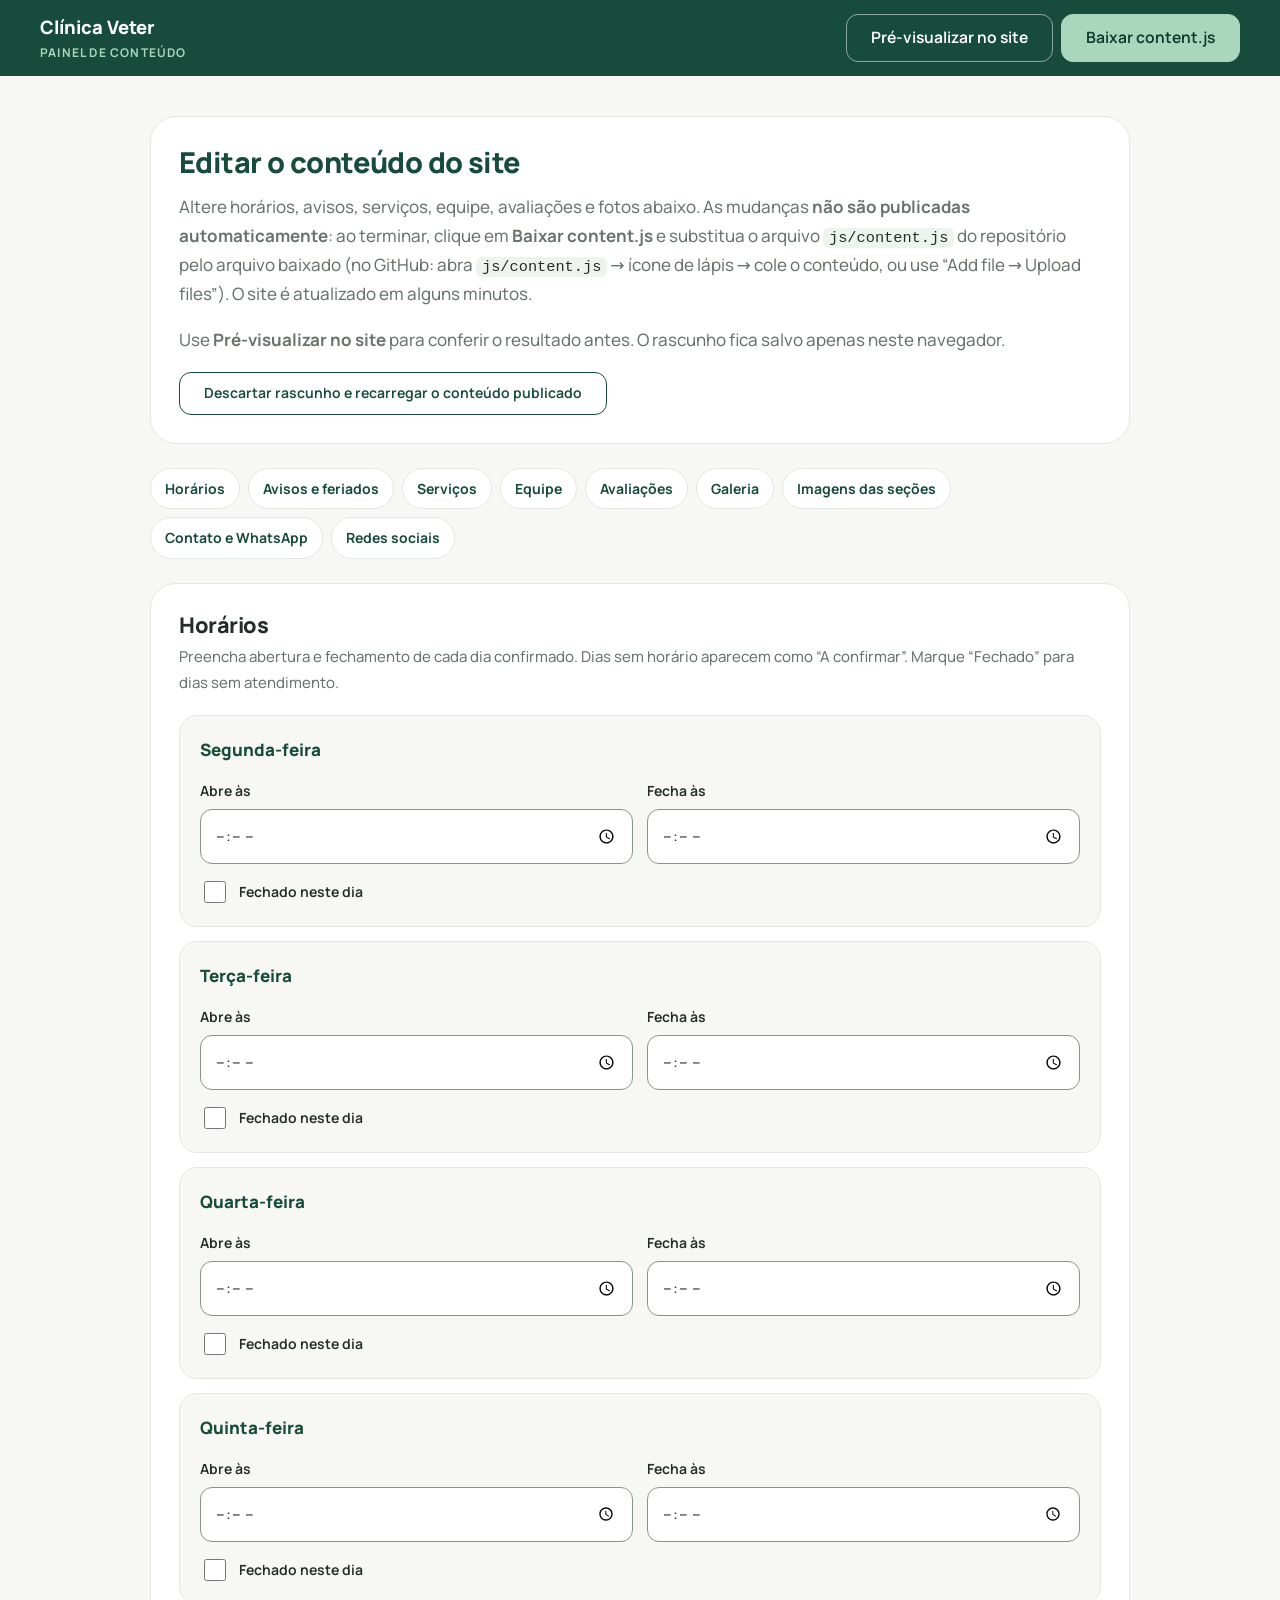
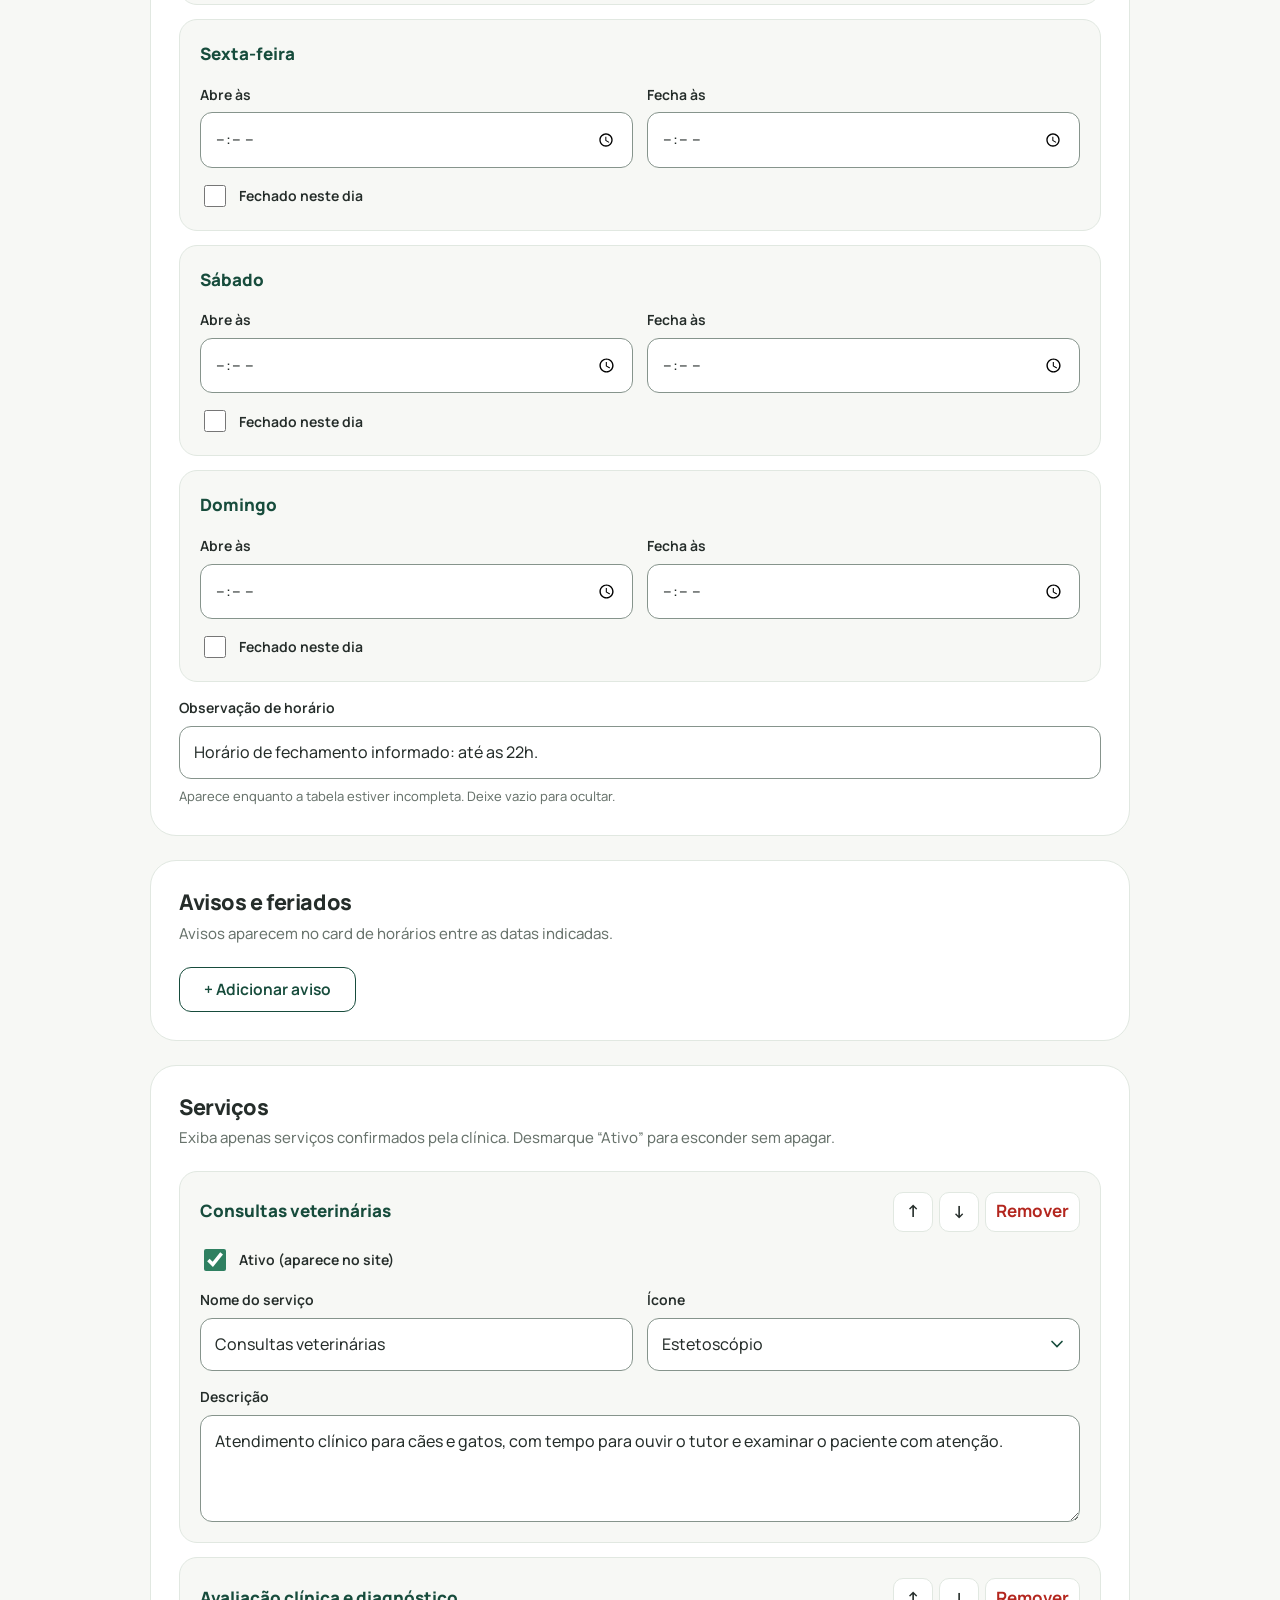
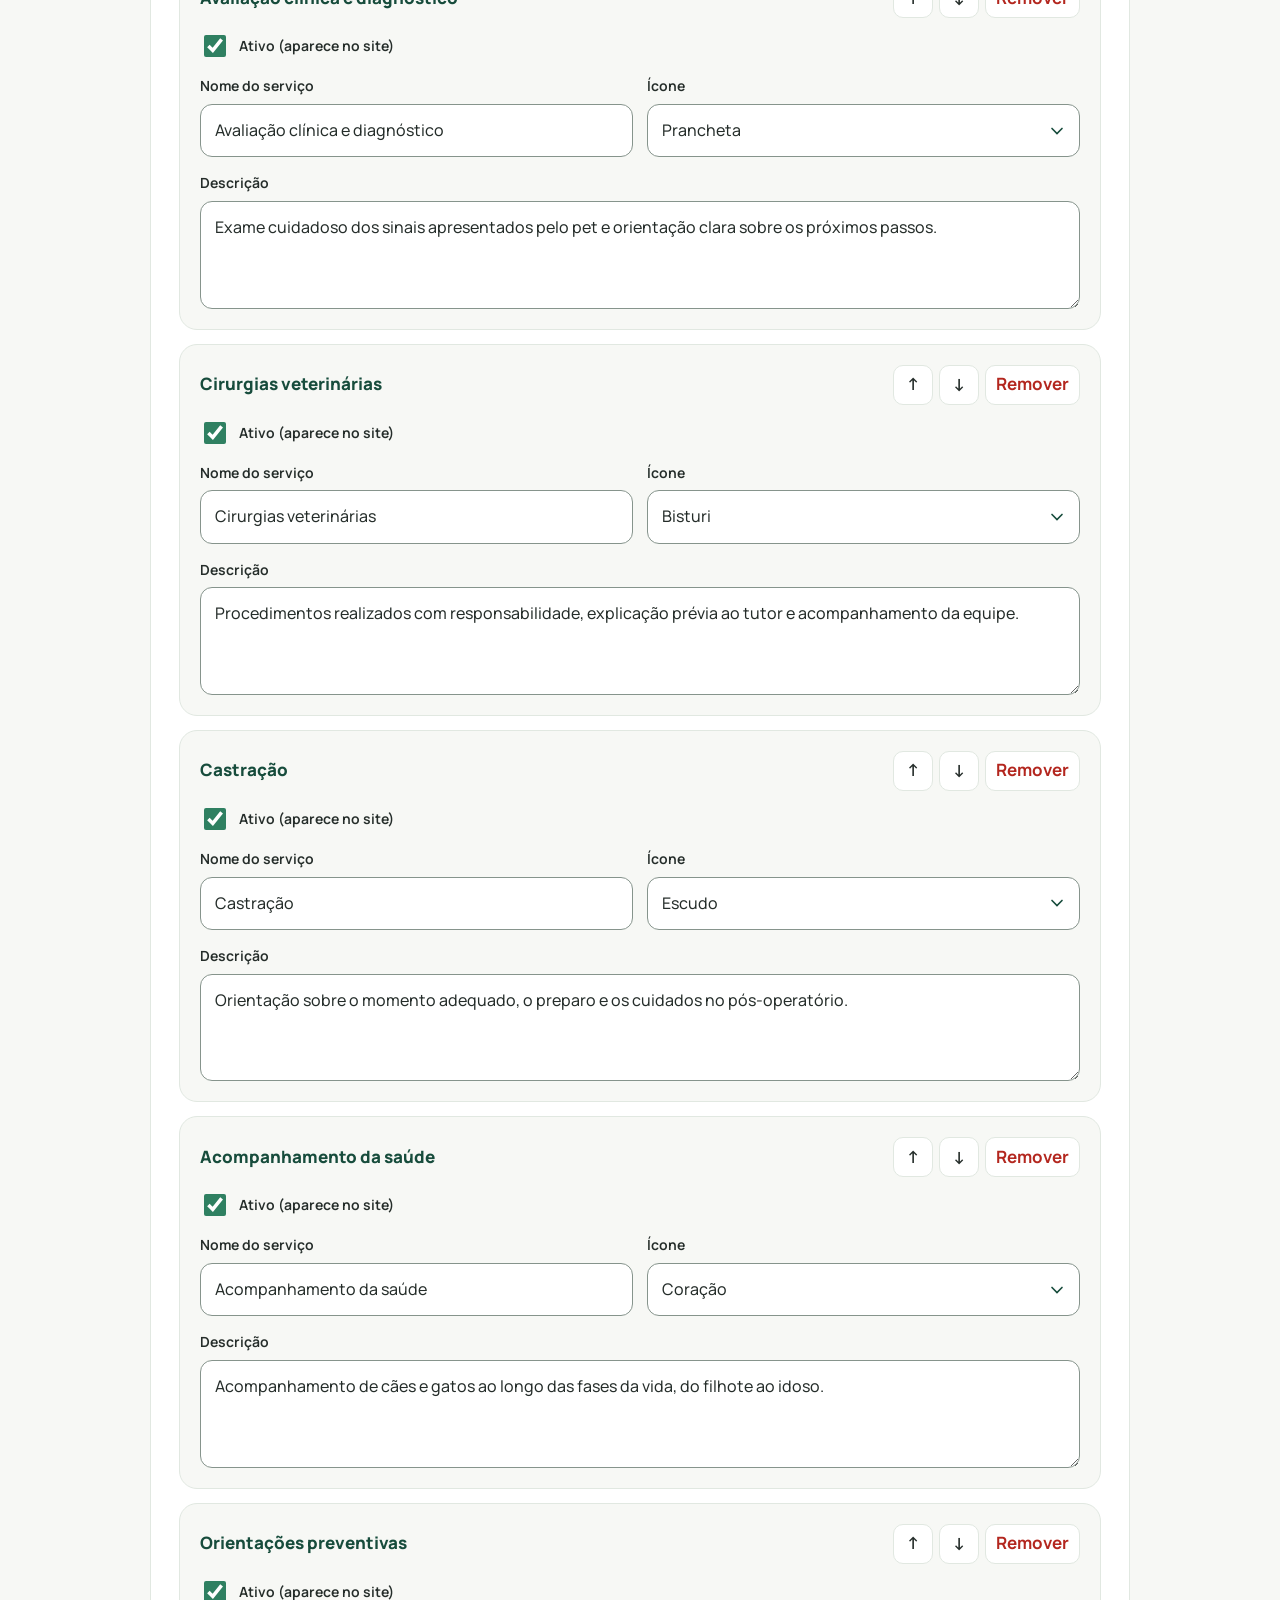
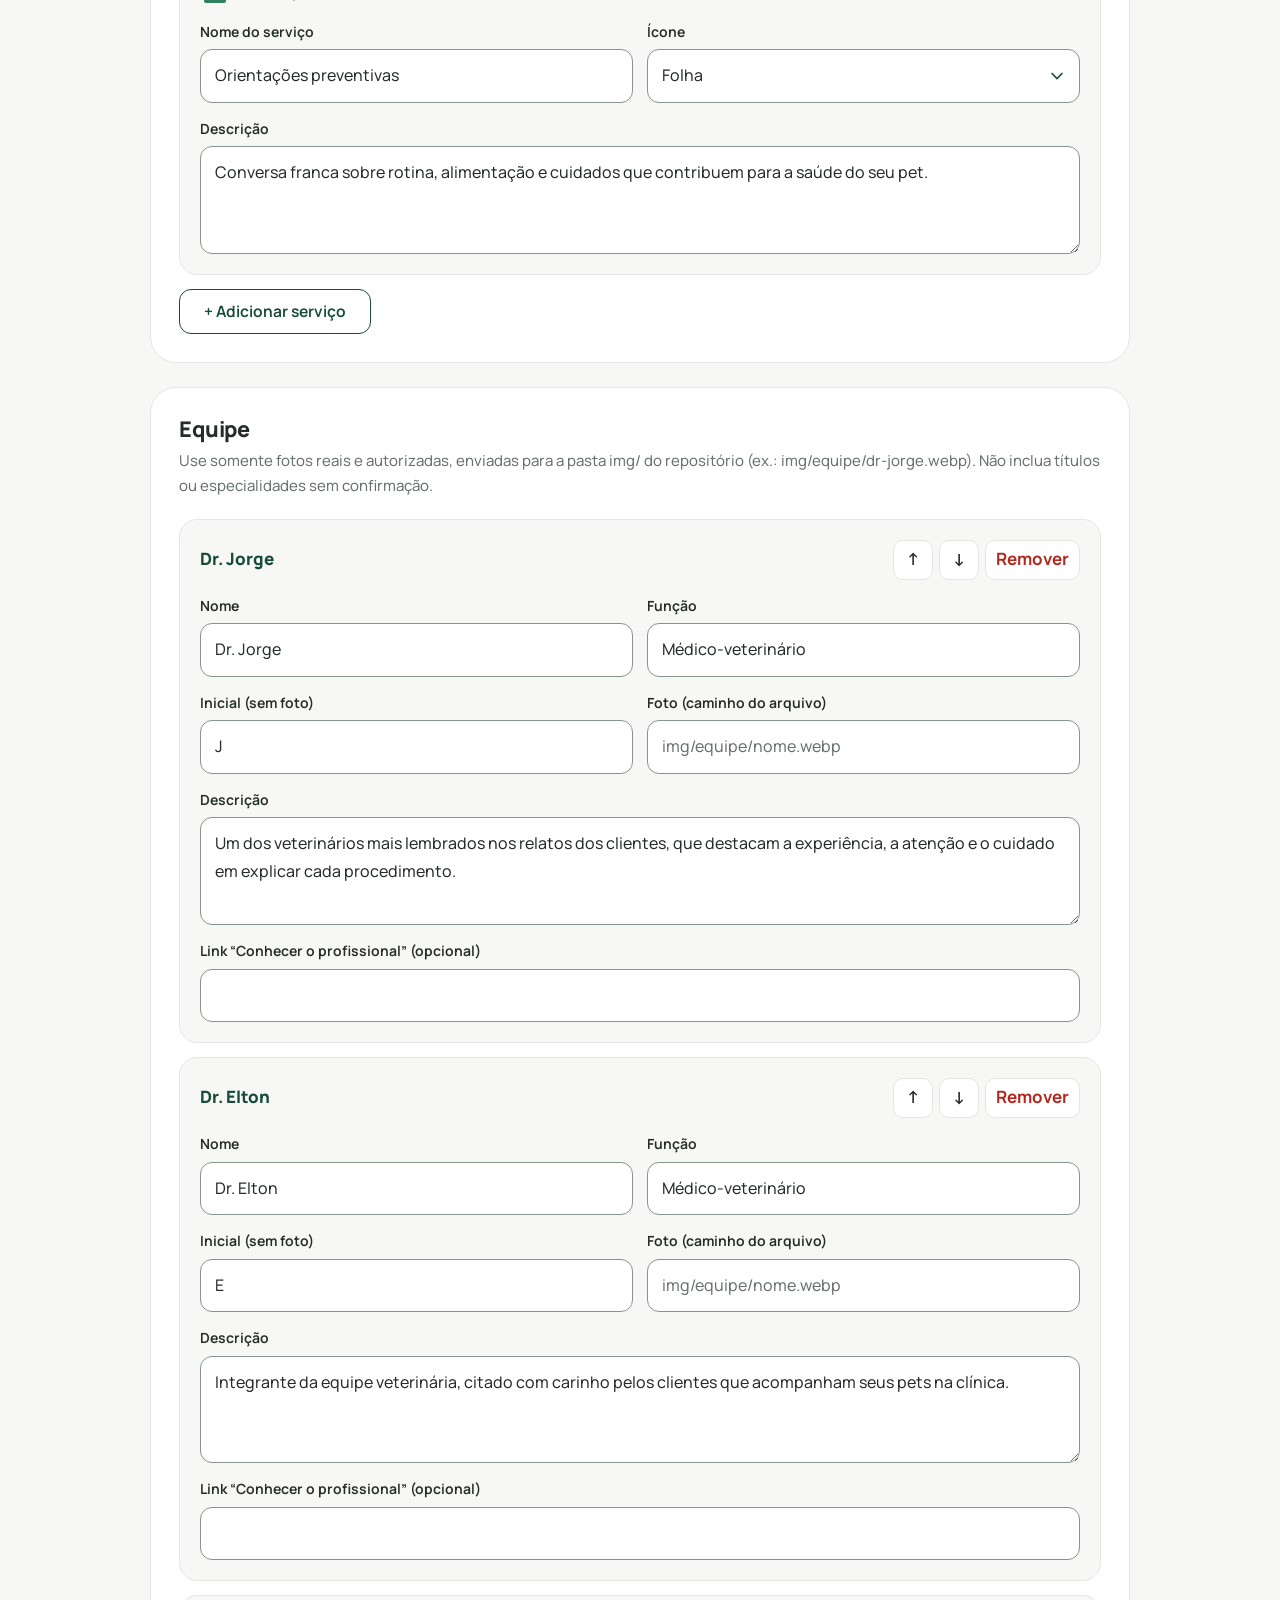
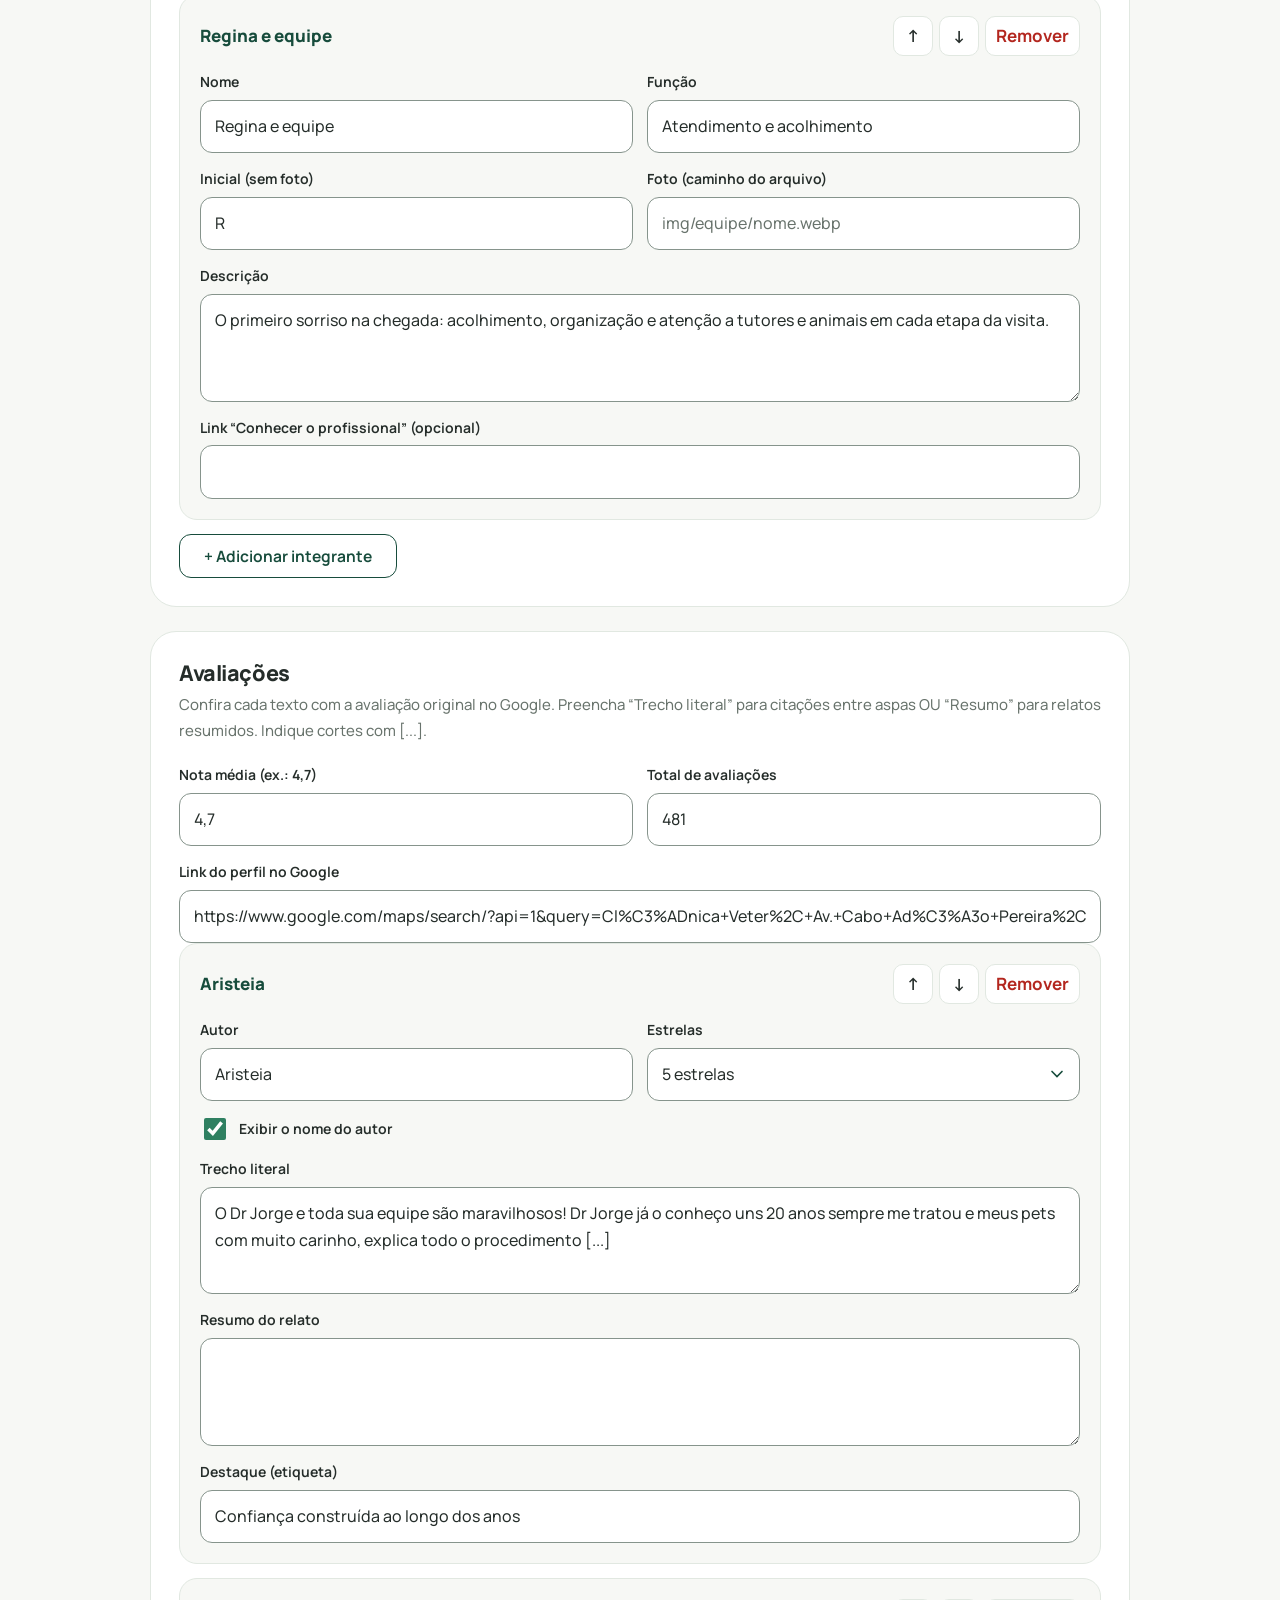
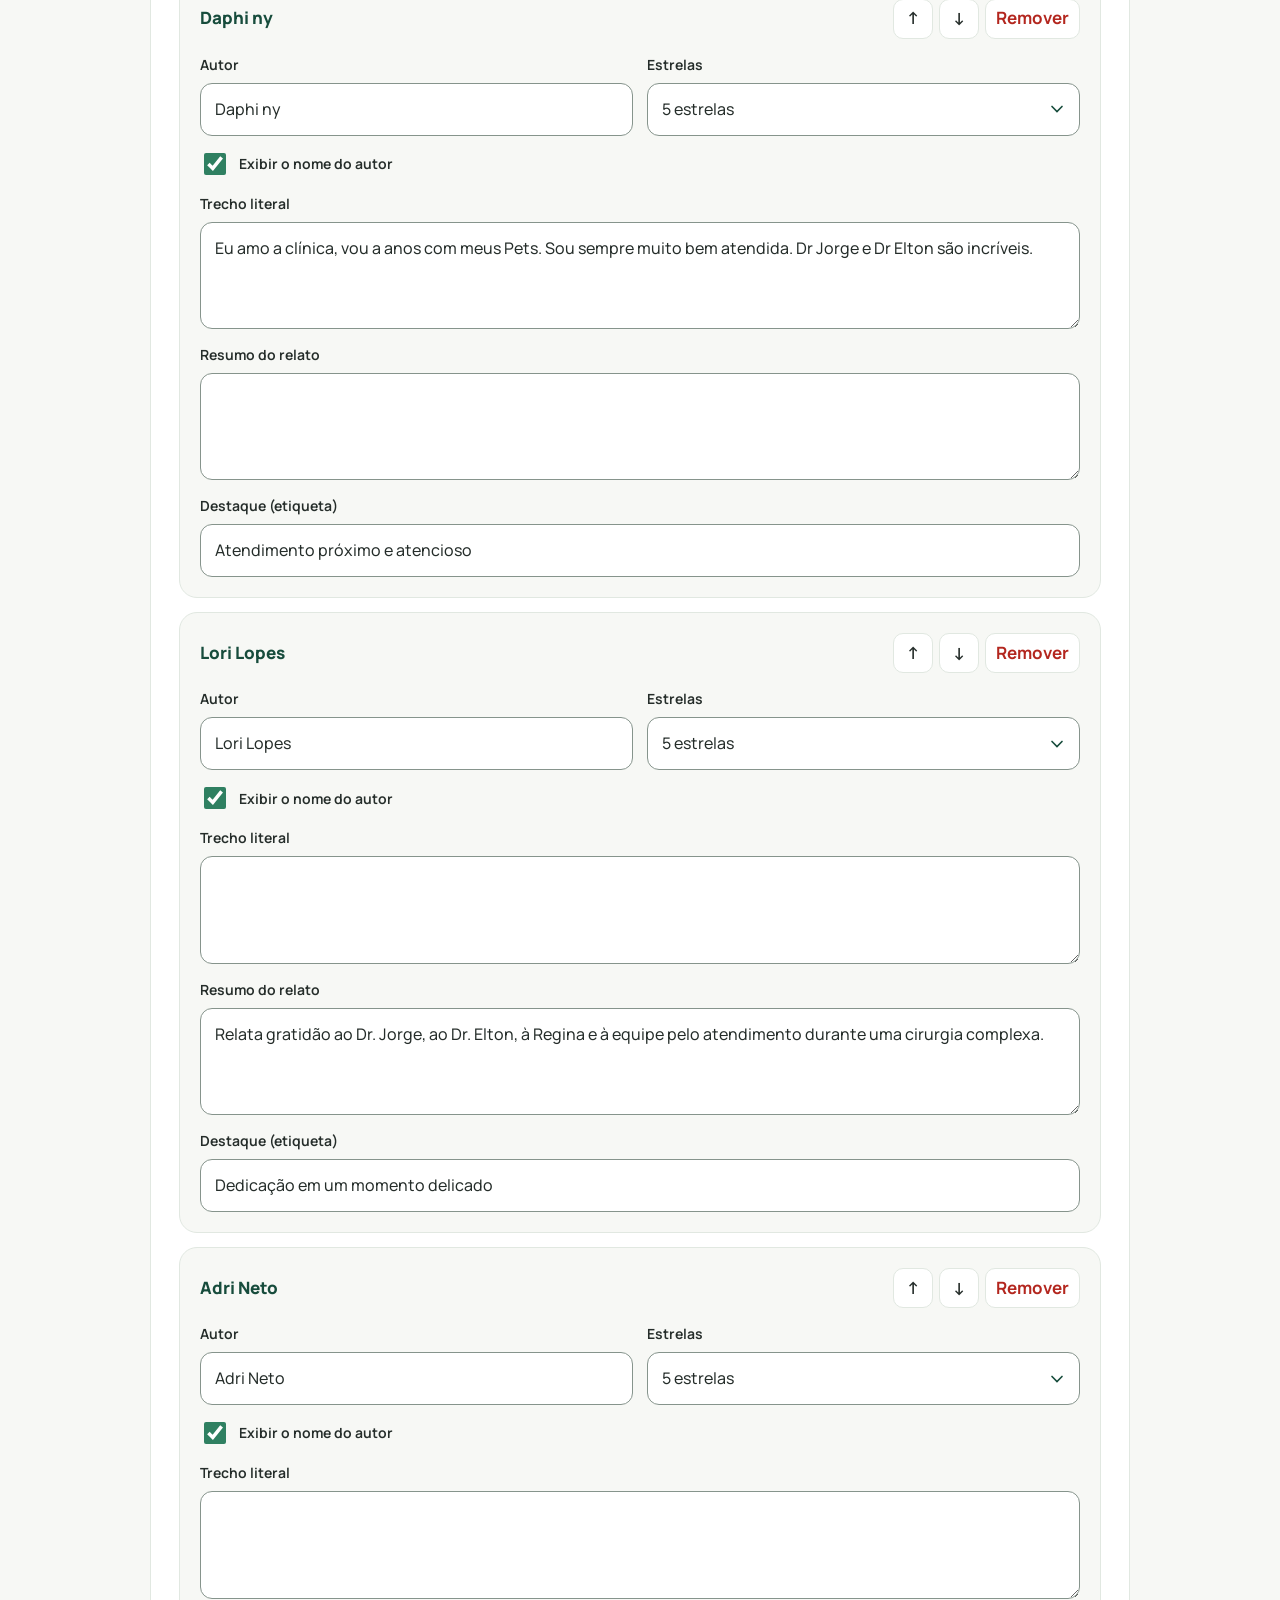
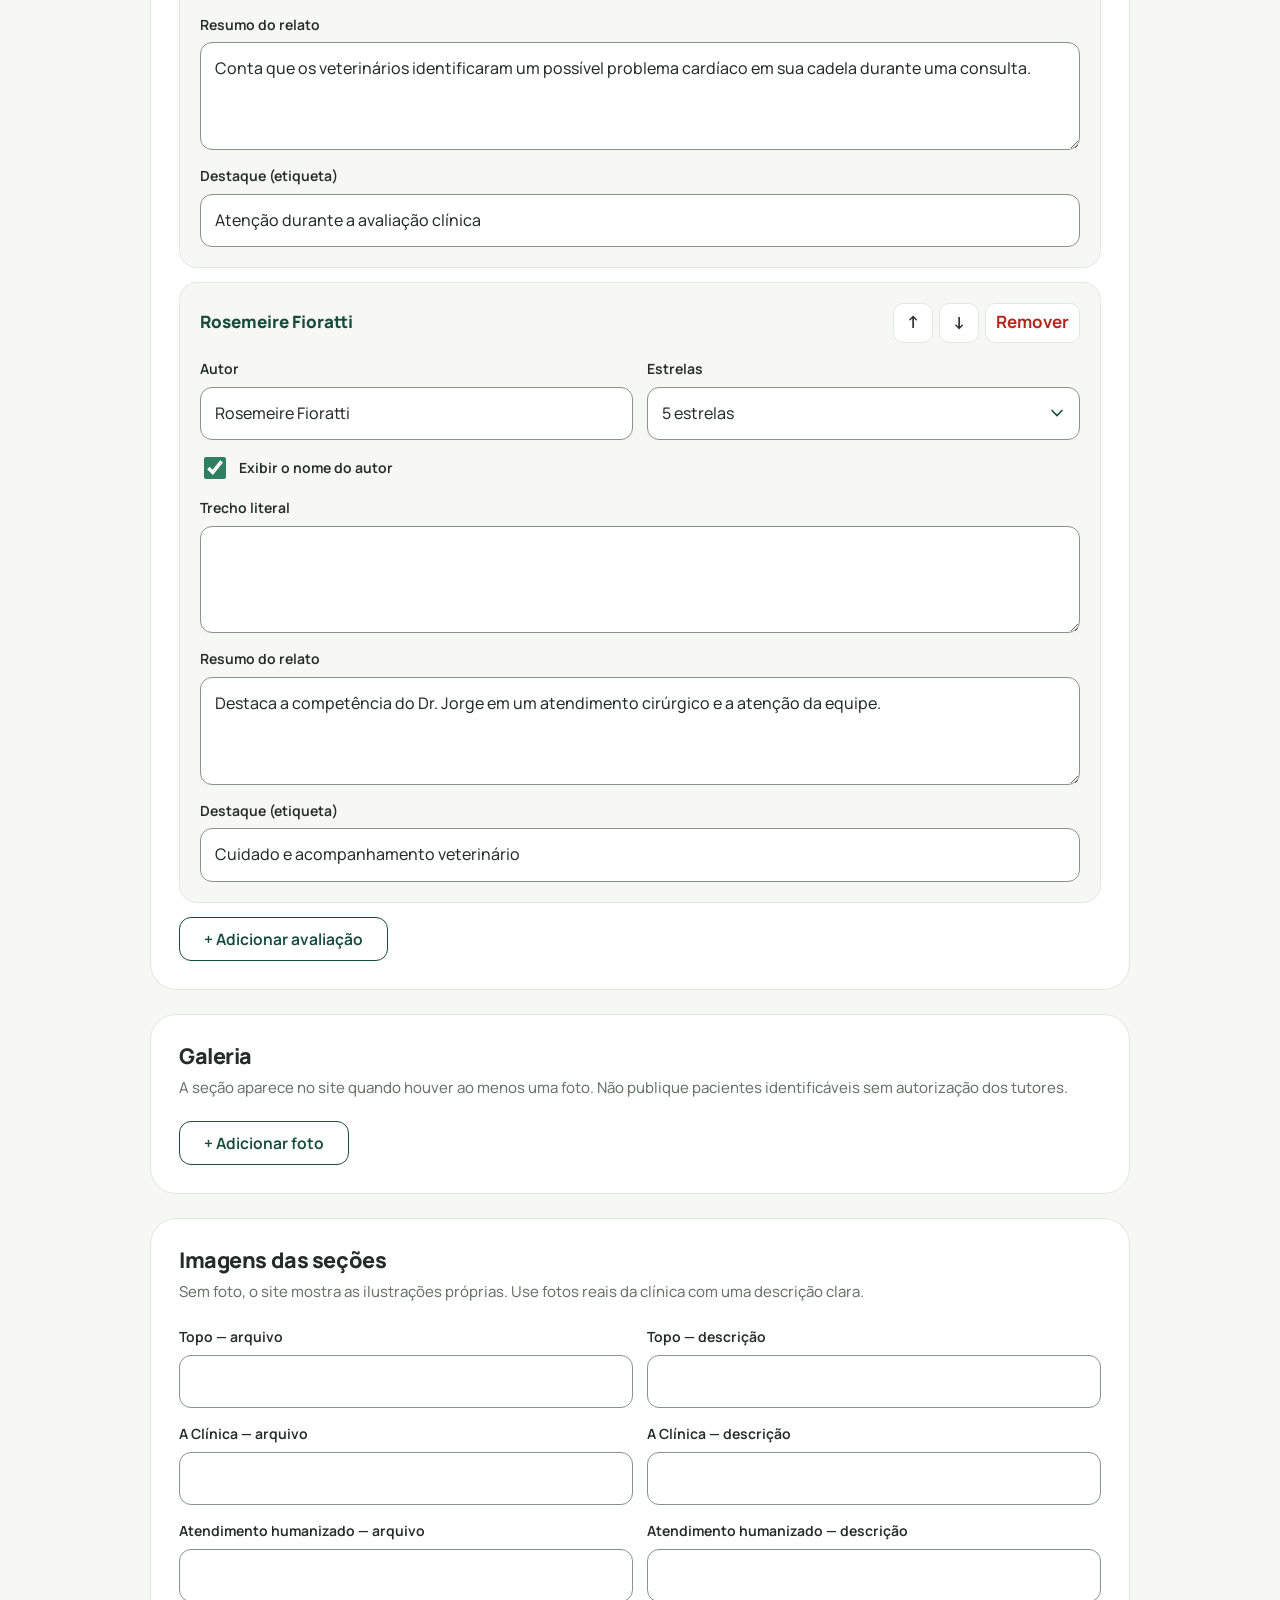
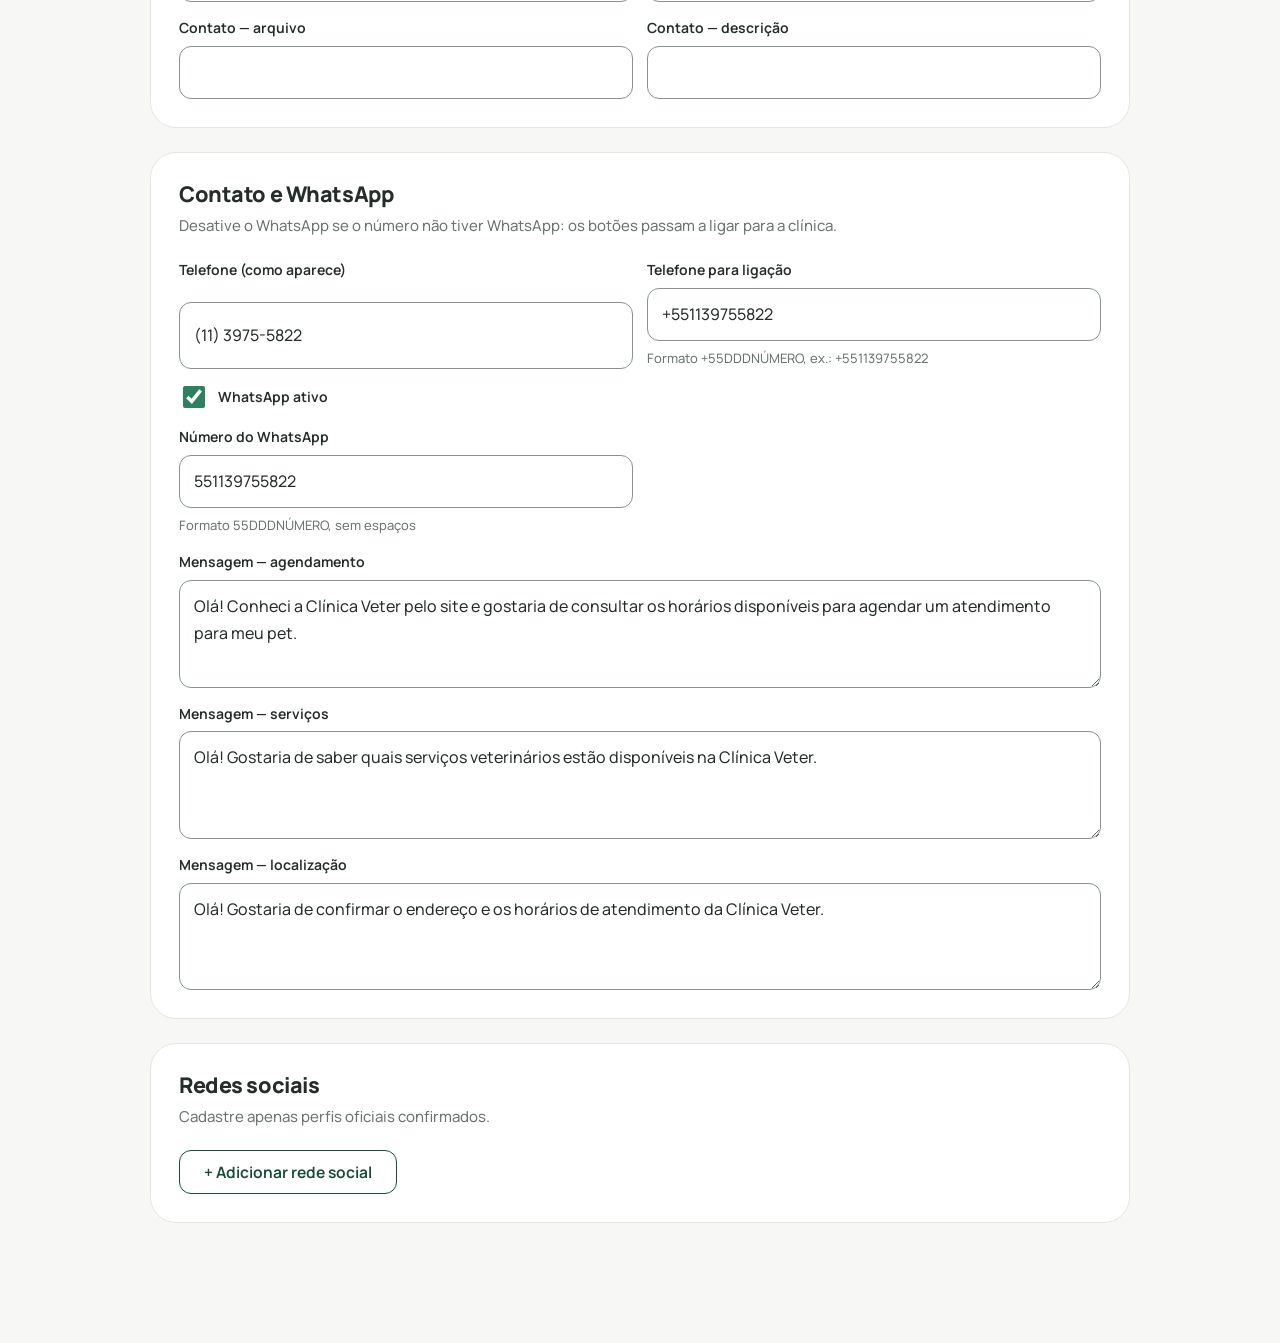
<file: admin.html>
<!DOCTYPE html>
<html lang="pt-BR">
<head>
  <meta charset="utf-8">
  <meta name="viewport" content="width=device-width, initial-scale=1">
  <title>Painel de conteúdo | Clínica Veter</title>
  <meta name="robots" content="noindex, nofollow">
  <link rel="icon" href="img/favicon.svg" type="image/svg+xml">
  <link rel="stylesheet" href="css/styles.css">
  <link rel="stylesheet" href="css/admin.css">
  <script src="js/content.js" defer></script>
  <script src="js/admin.js" defer></script>
</head>
<body class="admin">
  <header class="admin__bar">
    <div class="container admin__bar-inner">
      <a class="admin__brand" href="./">Clínica Veter <span>Painel de conteúdo</span></a>
      <div class="admin__actions">
        <button class="btn btn--ghost" type="button" data-action="preview">Pré-visualizar no site</button>
        <button class="btn btn--primary" type="button" data-action="download">Baixar content.js</button>
      </div>
    </div>
  </header>

  <main class="container admin__main">
    <section class="admin__intro">
      <h1>Editar o conteúdo do site</h1>
      <p>Altere horários, avisos, serviços, equipe, avaliações e fotos abaixo. As mudanças <strong>não são publicadas automaticamente</strong>: ao terminar, clique em <strong>Baixar content.js</strong> e substitua o arquivo <code>js/content.js</code> do repositório pelo arquivo baixado (no GitHub: abra <code>js/content.js</code> → ícone de lápis → cole o conteúdo, ou use “Add file → Upload files”). O site é atualizado em alguns minutos.</p>
      <p>Use <strong>Pré-visualizar no site</strong> para conferir o resultado antes. O rascunho fica salvo apenas neste navegador.</p>
      <p class="admin__status" data-status role="status" aria-live="polite"></p>
      <div class="btn-row">
        <button class="btn btn--ghost" type="button" data-action="reset">Descartar rascunho e recarregar o conteúdo publicado</button>
      </div>
    </section>

    <nav class="admin__toc" aria-label="Seções do painel" data-toc></nav>
    <div data-editor></div>
  </main>
</body>
</html>
</file>
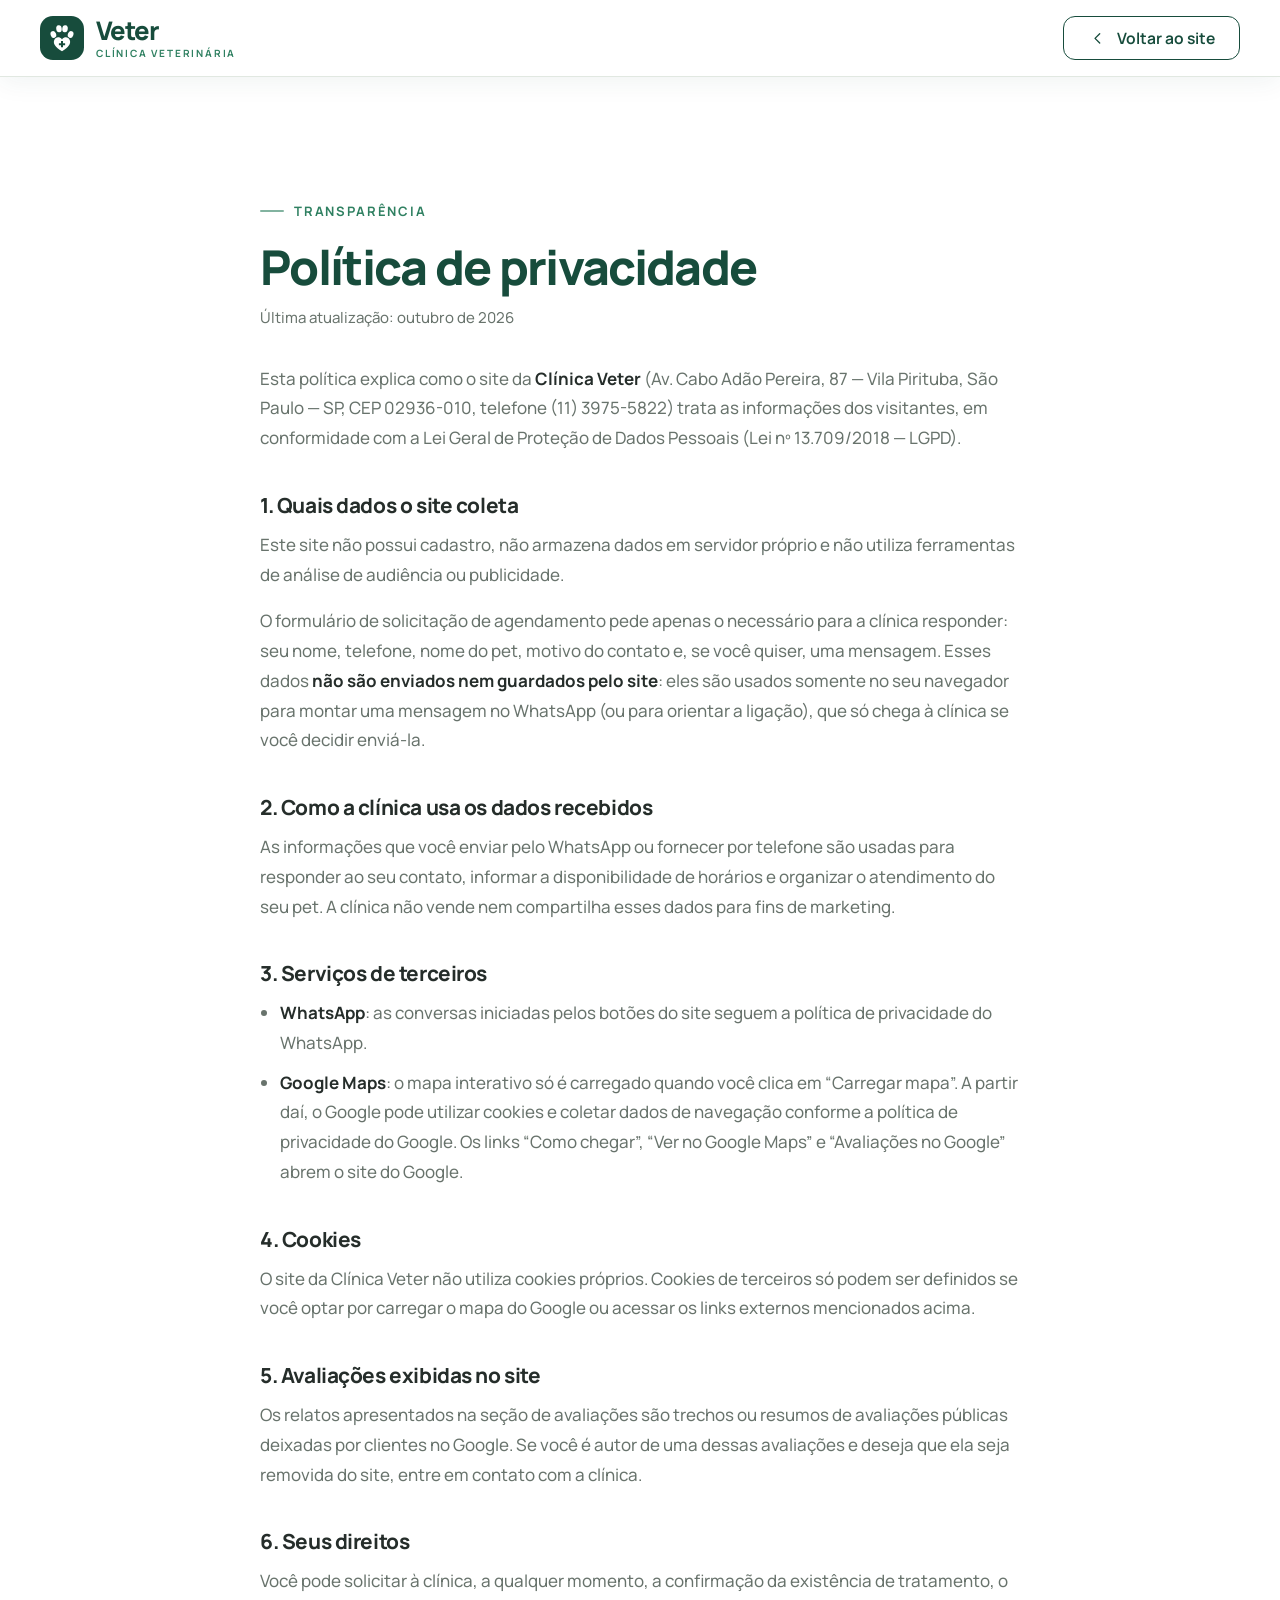
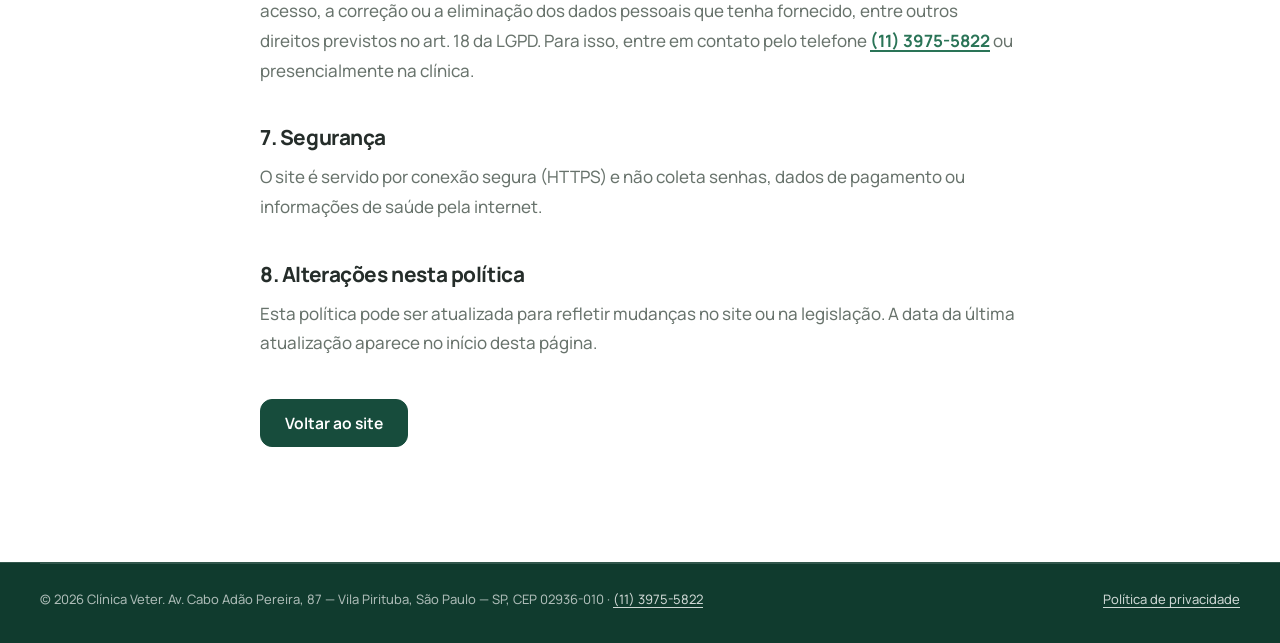
<file: privacidade.html>
<!DOCTYPE html>
<html lang="pt-BR">
<head>
  <meta charset="utf-8">
  <meta name="viewport" content="width=device-width, initial-scale=1">
  <title>Política de privacidade | Clínica Veter</title>
  <meta name="description" content="Saiba como o site da Clínica Veter, em Vila Pirituba, São Paulo, trata seus dados pessoais e utiliza cookies.">
  <link rel="canonical" href="https://gusttavo-luiz.github.io/Dr.-Jorge/privacidade.html">
  <meta name="theme-color" content="#174C3C">
  <link rel="icon" href="img/favicon.svg" type="image/svg+xml">
  <link rel="preload" href="fonts/manrope-latin.woff2" as="font" type="font/woff2" crossorigin>
  <link rel="stylesheet" href="css/styles.css">
</head>
<body class="page">
  <svg xmlns="http://www.w3.org/2000/svg" class="sprite" aria-hidden="true" focusable="false">
    <defs>
      <symbol id="i-paw" viewBox="0 0 24 24"><ellipse cx="6" cy="10" rx="1.8" ry="2.3"/><ellipse cx="9.6" cy="5.8" rx="1.8" ry="2.3"/><ellipse cx="14.4" cy="5.8" rx="1.8" ry="2.3"/><ellipse cx="18" cy="10" rx="1.8" ry="2.3"/><path d="M12 11.5c-2.6 0-5.2 3.4-5.2 6.1 0 1.8 1.3 2.7 2.9 2.7 1 0 1.6-.5 2.3-.5s1.3.5 2.3.5c1.6 0 2.9-.9 2.9-2.7 0-2.7-2.6-6.1-5.2-6.1Z"/></symbol>
      <symbol id="i-heart" viewBox="0 0 24 24"><path d="M19.5 12.6 12 20l-7.5-7.4A4.9 4.9 0 0 1 12 6.1a4.9 4.9 0 0 1 7.5 6.5Z"/></symbol>
      <symbol id="i-shield" viewBox="0 0 24 24"><path d="M12 21s7-3.2 7-9V5.6L12 3 5 5.6V12c0 5.8 7 9 7 9Z"/><path d="m9 12 2 2 4-4"/></symbol>
      <symbol id="i-message" viewBox="0 0 24 24"><path d="M20 11.5a8 8 0 0 1-11.8 7L4 20l1.4-4A8 8 0 1 1 20 11.5Z"/><path d="M8.5 10.5h7M8.5 13.5h4.5"/></symbol>
      <symbol id="i-access" viewBox="0 0 24 24"><circle cx="11" cy="4.5" r="1.6"/><path d="M11 7.5v6h5.5l2.5 5"/><path d="M11 10h4.5"/><path d="M8 10.2A5.5 5.5 0 1 0 15.2 18"/></symbol>
      <symbol id="i-history" viewBox="0 0 24 24"><path d="M3.5 12a8.5 8.5 0 1 0 2.5-6"/><path d="M3.5 4v4h4"/><path d="M12 7.5V12l3 2"/></symbol>
      <symbol id="i-stethoscope" viewBox="0 0 24 24"><path d="M6 3H5a1.5 1.5 0 0 0-1.5 1.5V9a5 5 0 0 0 10 0V4.5A1.5 1.5 0 0 0 12 3h-1"/><path d="M8.5 14v1.5a5 5 0 0 0 10 0V13"/><circle cx="18.5" cy="11" r="2"/></symbol>
      <symbol id="i-clipboard" viewBox="0 0 24 24"><rect x="5" y="4.5" width="14" height="16.5" rx="2"/><path d="M9 4.5V3.5A.5.5 0 0 1 9.5 3h5a.5.5 0 0 1 .5.5v1"/><path d="M9 10h6M9 13.5h6M9 17h3.5"/></symbol>
      <symbol id="i-scalpel" viewBox="0 0 24 24"><path d="M14.5 9.5 20 4a1.4 1.4 0 0 1 0 2l-6.6 7.6"/><path d="m13.4 13.6-2.9-3L4 18.2c1.8.9 4.3.4 5.9-1.2Z"/><path d="m3.5 20.5 3-3"/></symbol>
      <symbol id="i-leaf" viewBox="0 0 24 24"><path d="M11 20A7 7 0 0 1 9.8 6.1C15.5 5 17 4.5 19 2c1 2 2 4.2 2 8 0 5.5-4.8 10-10 10Z"/><path d="M2 21c0-3 1.9-5.4 5.1-6 2.4-.5 4.9-2 5.9-3"/></symbol>
      <symbol id="i-calendar" viewBox="0 0 24 24"><rect x="3.5" y="5" width="17" height="15.5" rx="2"/><path d="M8 3v4M16 3v4M3.5 10h17"/><path d="M8.5 14.5h2M13.5 14.5h2"/></symbol>
      <symbol id="i-phone" viewBox="0 0 24 24"><path d="M20.5 16.6v2.6a1.7 1.7 0 0 1-1.9 1.7A17 17 0 0 1 3.1 5.4 1.7 1.7 0 0 1 4.8 3.5h2.6a1.7 1.7 0 0 1 1.7 1.5c.1.8.3 1.7.6 2.5a1.7 1.7 0 0 1-.4 1.8L8.2 10.4a13.6 13.6 0 0 0 5.4 5.4l1.1-1.1a1.7 1.7 0 0 1 1.8-.4c.8.3 1.7.5 2.5.6a1.7 1.7 0 0 1 1.5 1.7Z"/></symbol>
      <symbol id="i-pin" viewBox="0 0 24 24"><path d="M19 10c0 5.2-7 11-7 11s-7-5.8-7-11a7 7 0 0 1 14 0Z"/><circle cx="12" cy="10" r="2.5"/></symbol>
      <symbol id="i-route" viewBox="0 0 24 24"><path d="M3 11 21 3l-8 18-2-8-8-2Z"/></symbol>
      <symbol id="i-clock" viewBox="0 0 24 24"><circle cx="12" cy="12" r="8.5"/><path d="M12 7.5V12l3 2"/></symbol>
      <symbol id="i-arrow" viewBox="0 0 24 24"><path d="M5 12h14M13 6l6 6-6 6"/></symbol>
      <symbol id="i-chevron" viewBox="0 0 24 24"><path d="m6 9 6 6 6-6"/></symbol>
      <symbol id="i-left" viewBox="0 0 24 24"><path d="m15 6-6 6 6 6"/></symbol>
      <symbol id="i-right" viewBox="0 0 24 24"><path d="m9 6 6 6-6 6"/></symbol>
      <symbol id="i-menu" viewBox="0 0 24 24"><path d="M4 7h16M4 12h16M4 17h16"/></symbol>
      <symbol id="i-close" viewBox="0 0 24 24"><path d="M6 6l12 12M18 6 6 18"/></symbol>
      <symbol id="i-check" viewBox="0 0 24 24"><path d="m5 12.5 4.5 4.5L19 7.5"/></symbol>
      <symbol id="i-external" viewBox="0 0 24 24"><path d="M14 4h6v6M20 4l-9 9"/><path d="M18 14v4.5a1.5 1.5 0 0 1-1.5 1.5h-11A1.5 1.5 0 0 1 4 18.5v-11A1.5 1.5 0 0 1 5.5 6H10"/></symbol>
      <symbol id="i-star" viewBox="0 0 24 24"><path fill="currentColor" stroke="none" d="m12 3 2.7 5.6 6.1.8-4.5 4.2 1.1 6.1L12 16.8l-5.4 2.9 1.1-6.1-4.5-4.2 6.1-.8Z"/></symbol>
      <symbol id="i-whatsapp" viewBox="0 0 24 24"><path fill="currentColor" stroke="none" d="M12 2.2a9.7 9.7 0 0 0-8.4 14.6L2.3 21.7l5-1.3A9.7 9.7 0 1 0 12 2.2Zm0 17.7c-1.5 0-2.9-.4-4.1-1.1l-.3-.2-3 .8.8-2.9-.2-.3A8 8 0 1 1 12 19.9Zm4.4-6c-.2-.1-1.4-.7-1.7-.8-.2-.1-.4-.1-.5.1l-.8 1c-.1.2-.3.2-.5.1a6.5 6.5 0 0 1-3.3-2.9c-.2-.4.2-.4.7-1.2.1-.1 0-.3 0-.4l-.8-1.8c-.2-.5-.4-.4-.5-.4h-.5c-.2 0-.4.1-.7.3-.2.3-.9.9-.9 2.1s.9 2.4 1 2.6c.1.2 1.8 2.7 4.3 3.8 1.6.7 2.2.7 3 .6.5-.1 1.4-.6 1.6-1.1.2-.6.2-1 .1-1.1l-.5-.3Z"/></symbol>
      <symbol id="i-instagram" viewBox="0 0 24 24"><rect x="3.5" y="3.5" width="17" height="17" rx="5"/><circle cx="12" cy="12" r="4"/><circle fill="currentColor" stroke="none" cx="17.3" cy="6.7" r="1"/></symbol>
      <symbol id="i-facebook" viewBox="0 0 24 24"><path d="M14.5 8H17V4.5h-2.5A4 4 0 0 0 10.5 8.5V11H8v3.5h2.5V21H14v-6.5h2.6l.4-3.5h-3V9a1 1 0 0 1 1-1Z"/></symbol>
      <symbol id="i-map" viewBox="0 0 24 24"><path d="M9 4 3.5 6v14L9 18l6 2 5.5-2V4L15 6 9 4Z"/><path d="M9 4v14M15 6v14"/></symbol>
    </defs>
  </svg>

  <header class="header is-scrolled">
    <div class="container header__inner">
      <a class="brand" href="./" aria-label="Clínica Veter — página inicial">
        <svg class="brand__mark" viewBox="0 0 48 48" aria-hidden="true"><rect class="brand__bg" width="48" height="48" rx="14"/><g class="brand__fg"><ellipse cx="14.6" cy="20.2" rx="3" ry="3.8" transform="rotate(-20 14.6 20.2)"/><ellipse cx="20.7" cy="13.9" rx="3" ry="3.9" transform="rotate(-7 20.7 13.9)"/><ellipse cx="27.3" cy="13.9" rx="3" ry="3.9" transform="rotate(7 27.3 13.9)"/><ellipse cx="33.4" cy="20.2" rx="3" ry="3.8" transform="rotate(20 33.4 20.2)"/><path d="M24 38.5c-7.6-5-10-8.6-8.4-12.4 1.4-3.3 5.6-3.9 8.4-.6 2.8-3.3 7-2.7 8.4.6 1.6 3.8-.8 7.4-8.4 12.4Z"/></g><path class="brand__bg" d="M22.9 27.3h2.2v2.3h2.3v2.2h-2.3v2.3h-2.2v-2.3h-2.3v-2.2h2.3Z"/></svg>
        <span class="brand__text"><span class="brand__name">Veter</span><span class="brand__tag">Clínica veterinária</span></span>
      </a>
      <a class="btn btn--ghost page__back" href="./"><svg class="icon" aria-hidden="true"><use href="#i-left"/></svg>Voltar ao site</a>
    </div>
  </header>
  <main id="conteudo" class="section">
    <article class="container prose">
      <p class="eyebrow">Transparência</p>
      <h1>Política de privacidade</h1>
      <p class="prose__meta">Última atualização: outubro de 2026</p>

      <p>Esta política explica como o site da <strong>Clínica Veter</strong> (Av. Cabo Adão Pereira, 87 — Vila Pirituba, São Paulo — SP, CEP 02936-010, telefone (11) 3975-5822) trata as informações dos visitantes, em conformidade com a Lei Geral de Proteção de Dados Pessoais (Lei nº 13.709/2018 — LGPD).</p>

      <h2>1. Quais dados o site coleta</h2>
      <p>Este site não possui cadastro, não armazena dados em servidor próprio e não utiliza ferramentas de análise de audiência ou publicidade.</p>
      <p>O formulário de solicitação de agendamento pede apenas o necessário para a clínica responder: seu nome, telefone, nome do pet, motivo do contato e, se você quiser, uma mensagem. Esses dados <strong>não são enviados nem guardados pelo site</strong>: eles são usados somente no seu navegador para montar uma mensagem no WhatsApp (ou para orientar a ligação), que só chega à clínica se você decidir enviá-la.</p>

      <h2>2. Como a clínica usa os dados recebidos</h2>
      <p>As informações que você enviar pelo WhatsApp ou fornecer por telefone são usadas para responder ao seu contato, informar a disponibilidade de horários e organizar o atendimento do seu pet. A clínica não vende nem compartilha esses dados para fins de marketing.</p>

      <h2>3. Serviços de terceiros</h2>
      <ul>
        <li><strong>WhatsApp</strong>: as conversas iniciadas pelos botões do site seguem a política de privacidade do WhatsApp.</li>
        <li><strong>Google Maps</strong>: o mapa interativo só é carregado quando você clica em “Carregar mapa”. A partir daí, o Google pode utilizar cookies e coletar dados de navegação conforme a política de privacidade do Google. Os links “Como chegar”, “Ver no Google Maps” e “Avaliações no Google” abrem o site do Google.</li>
      </ul>

      <h2>4. Cookies</h2>
      <p>O site da Clínica Veter não utiliza cookies próprios. Cookies de terceiros só podem ser definidos se você optar por carregar o mapa do Google ou acessar os links externos mencionados acima.</p>

      <h2>5. Avaliações exibidas no site</h2>
      <p>Os relatos apresentados na seção de avaliações são trechos ou resumos de avaliações públicas deixadas por clientes no Google. Se você é autor de uma dessas avaliações e deseja que ela seja removida do site, entre em contato com a clínica.</p>

      <h2>6. Seus direitos</h2>
      <p>Você pode solicitar à clínica, a qualquer momento, a confirmação da existência de tratamento, o acesso, a correção ou a eliminação dos dados pessoais que tenha fornecido, entre outros direitos previstos no art. 18 da LGPD. Para isso, entre em contato pelo telefone <a class="link" href="tel:+551139755822">(11) 3975-5822</a> ou presencialmente na clínica.</p>

      <h2>7. Segurança</h2>
      <p>O site é servido por conexão segura (HTTPS) e não coleta senhas, dados de pagamento ou informações de saúde pela internet.</p>

      <h2>8. Alterações nesta política</h2>
      <p>Esta política pode ser atualizada para refletir mudanças no site ou na legislação. A data da última atualização aparece no início desta página.</p>

      <p><a class="btn btn--primary" href="./">Voltar ao site</a></p>
    </article>
  </main>

  <footer class="footer">
    <div class="container footer__bottom">
      <p>© 2026 Clínica Veter. Av. Cabo Adão Pereira, 87 — Vila Pirituba, São Paulo — SP, CEP 02936-010 · <a href="tel:+551139755822">(11) 3975-5822</a></p>
      <p><a href="privacidade.html">Política de privacidade</a></p>
    </div>
  </footer>
</body>
</html>
</file>
<file: css/styles.css>
/* =========================================================================
   Clínica Veter — identidade visual e layout
   -------------------------------------------------------------------------
   1. Tokens          8. Equipe           15. Chamada final e formulário
   2. Base            9. Serviços         16. Rodapé
   3. Utilitários    10. Atendimento      17. Botão flutuante
   4. Botões         11. Avaliações       18. Páginas internas
   5. Tipografia     12. Galeria          19. Animações
   6. Cabeçalho      13. Localização      20. Responsivo
   7. Hero e sobre   14. FAQ
   ========================================================================= */

@font-face {
  font-family: "Manrope";
  font-style: normal;
  font-weight: 400 800;
  font-display: swap;
  src: url("../fonts/manrope-latin.woff2") format("woff2");
}

/* ---------- 1. Tokens ---------- */

:root {
  --color-primary: #174C3C;
  --color-primary-hover: #103B2E;
  --color-secondary: #2F8061;
  --color-accent: #A9D6BC;

  --color-background: #F7F8F5;
  --color-surface: #FFFFFF;
  --color-surface-soft: #EDF3ED;

  --color-text: #252D2A;
  --color-text-muted: #68736C;
  --color-border: #E1E8E1;

  --color-star: #E7AC42;

  --shadow-soft: 0 8px 30px rgba(23, 76, 60, 0.07);
  --shadow-hover: 0 16px 40px rgba(23, 76, 60, 0.12);

  --radius-sm: 10px;
  --radius-md: 18px;
  --radius-lg: 26px;

  --container-width: 1200px;

  --transition-default: 250ms ease;

  /* Variações derivadas da paleta para manter o contraste mínimo (WCAG AA)
     de textos pequenos sobre o fundo verde-claro e das bordas de campos. */
  --color-secondary-strong: #2A7457;
  --color-text-muted-strong: #5E6962;
  --color-field-border: #86948C;
  --color-on-dark: #FFFFFF;
  --color-on-dark-muted: rgba(255, 255, 255, 0.8);
  --color-line-dark: rgba(255, 255, 255, 0.14);
  --color-danger: #B3261E;
  --color-notice-bg: #FFF6E0;
  --color-notice-text: #6B4E00;

  --shadow-xs: 0 1px 2px rgba(23, 76, 60, 0.05);
  --shadow-media: 0 24px 60px rgba(23, 76, 60, 0.14);

  --radius-btn: 12px;
  --radius-pill: 999px;

  --font: "Manrope", "Inter", system-ui, -apple-system, "Segoe UI", Roboto, sans-serif;
  --gutter: clamp(16px, 4vw, 32px);
  --section: clamp(80px, 9vw, 128px);
  --header-h: 76px;
}

/* ---------- 2. Base ---------- */

*, *::before, *::after { box-sizing: border-box; }

html {
  scroll-behavior: smooth;
  scroll-padding-top: calc(var(--header-h) + 16px);
  -webkit-text-size-adjust: 100%;
  text-size-adjust: 100%;
}

body {
  margin: 0;
  font-family: var(--font);
  font-size: 1.0625rem;
  font-weight: 450;
  line-height: 1.7;
  color: var(--color-text);
  background: var(--color-background);
  -webkit-font-smoothing: antialiased;
  text-rendering: optimizeLegibility;
}

[hidden] { display: none !important; }
img, svg { display: block; max-width: 100%; }
img { height: auto; }

h1, h2, h3, h4 { margin: 0; color: var(--color-text); font-weight: 800; line-height: 1.2; letter-spacing: -0.02em; }
p { margin: 0 0 1em; }
p:last-child { margin-bottom: 0; }
ul { margin: 0; padding: 0; list-style: none; }
a { color: inherit; }
address { font-style: normal; }
button, input, select, textarea { font: inherit; color: inherit; }

:focus-visible {
  outline: 3px solid var(--color-secondary);
  outline-offset: 3px;
  border-radius: 6px;
}
.cta :focus-visible,
.footer :focus-visible,
.lightbox :focus-visible,
.admin__bar :focus-visible { outline-color: var(--color-accent); }
.cta .form-card :focus-visible { outline-color: var(--color-secondary); }

/* ---------- 3. Utilitários ---------- */

.sprite { position: absolute; width: 0; height: 0; overflow: hidden; }

.sr-only {
  position: absolute !important;
  width: 1px; height: 1px;
  padding: 0; margin: -1px;
  overflow: hidden; clip: rect(0 0 0 0);
  white-space: nowrap; border: 0;
}

.skip-link {
  position: fixed;
  top: 12px; left: 12px;
  z-index: 200;
  padding: 12px 18px;
  border-radius: var(--radius-btn);
  background: var(--color-primary);
  color: var(--color-on-dark);
  font-weight: 700;
  text-decoration: none;
  transform: translateY(-160%);
  transition: transform var(--transition-default);
}
.skip-link:focus { transform: none; }

.container {
  width: min(100% - var(--gutter) * 2, var(--container-width));
  margin-inline: auto;
}

.icon {
  width: 1.25em; height: 1.25em;
  flex: none;
  fill: none;
  stroke: currentColor;
  stroke-width: 1.7;
  stroke-linecap: round;
  stroke-linejoin: round;
}

.link {
  color: var(--color-secondary-strong);
  font-weight: 700;
  text-decoration: underline;
  text-decoration-thickness: 1.5px;
  text-underline-offset: 3px;
  transition: color var(--transition-default);
}
.link:hover { color: var(--color-primary); }

.icon-badge {
  display: inline-grid;
  place-items: center;
  width: 48px; height: 48px;
  flex: none;
  border-radius: 14px;
  background: var(--color-surface-soft);
  color: var(--color-primary);
  transition: background-color var(--transition-default), color var(--transition-default);
}
.icon-badge .icon { width: 24px; height: 24px; }
.icon-badge--light { background: var(--color-surface); color: var(--color-primary); box-shadow: var(--shadow-xs); }

.stars { display: inline-flex; gap: 2px; color: var(--color-star); }
.stars .icon { width: 18px; height: 18px; }
.stars--sm .icon { width: 14px; height: 14px; }
.stars--lg .icon { width: 22px; height: 22px; }
/* 4,7: a última estrela aparece 70% preenchida */
.star--partial {
  -webkit-mask: linear-gradient(90deg, #000 70%, rgba(0, 0, 0, .25) 70%);
  mask: linear-gradient(90deg, #000 70%, rgba(0, 0, 0, .25) 70%);
}

/* ---------- 4. Botões ---------- */

.btn {
  --btn-bg: var(--color-surface);
  --btn-fg: var(--color-text);
  --btn-border: var(--color-border);
  display: inline-flex;
  align-items: center;
  justify-content: center;
  gap: 10px;
  min-height: 48px;
  padding: 12px 24px;
  border: 1.5px solid var(--btn-border);
  border-radius: var(--radius-btn);
  background: var(--btn-bg);
  color: var(--btn-fg);
  font-size: .975rem;
  font-weight: 650;
  line-height: 1.2;
  text-align: center;
  text-decoration: none;
  cursor: pointer;
  transition:
    background-color var(--transition-default),
    color var(--transition-default),
    border-color var(--transition-default),
    transform var(--transition-default),
    box-shadow var(--transition-default);
}
.btn:hover { transform: translateY(-2px); }
.btn:active { transform: none; }
.btn .icon { width: 1.2em; height: 1.2em; }

/* Primário: verde-escuro */
.btn--primary { --btn-bg: var(--color-primary); --btn-fg: var(--color-on-dark); --btn-border: var(--color-primary); }
.btn--primary:hover { --btn-bg: var(--color-primary-hover); --btn-border: var(--color-primary-hover); box-shadow: var(--shadow-soft); }

/* Secundário: contorno verde-escuro */
.btn--ghost { --btn-bg: transparent; --btn-fg: var(--color-primary); --btn-border: var(--color-primary); }
.btn--ghost:hover { --btn-bg: var(--color-surface-soft); }

.btn--light { --btn-bg: var(--color-surface); --btn-fg: var(--color-primary); --btn-border: var(--color-border); }
.btn--light:hover { --btn-bg: var(--color-surface-soft); --btn-border: var(--color-accent); }

/* Em fundo verde-escuro */
.btn--accent { --btn-bg: var(--color-accent); --btn-fg: var(--color-primary-hover); --btn-border: var(--color-accent); }
.btn--accent:hover { --btn-bg: var(--color-surface); --btn-border: var(--color-surface); box-shadow: 0 12px 30px rgba(0, 0, 0, .18); }
.btn--outline-light { --btn-bg: transparent; --btn-fg: var(--color-on-dark); --btn-border: rgba(255, 255, 255, .5); }
.btn--outline-light:hover { --btn-bg: rgba(255, 255, 255, .08); --btn-border: var(--color-on-dark); }

.btn--lg { min-height: 56px; padding: 14px 28px; font-size: 1rem; }
.btn--block { width: 100%; }

.btn-row { display: flex; flex-wrap: wrap; gap: 12px; }
.btn-row--center { justify-content: center; }
.btn-stack { display: grid; gap: 10px; }

/* ---------- 5. Tipografia de seção ---------- */

.section { padding-block: var(--section); background: var(--color-surface); }
.section--tint { background: var(--color-surface-soft); }

.eyebrow {
  display: inline-flex;
  align-items: center;
  gap: 10px;
  margin: 0 0 18px;
  color: var(--color-secondary);
  font-size: .8125rem;
  font-weight: 700;
  letter-spacing: .14em;
  line-height: 1.4;
  text-transform: uppercase;
}
.eyebrow::before {
  content: "";
  width: 24px; height: 2px;
  flex: none;
  border-radius: 2px;
  background: currentColor;
  opacity: .6;
}
.eyebrow .icon { width: 1.15em; height: 1.15em; }
.hero .eyebrow::before { display: none; }
.section--tint .eyebrow, .reviews .eyebrow, .care .eyebrow { color: var(--color-secondary-strong); }
.eyebrow--light, .cta .eyebrow { color: var(--color-accent); }

.section-title {
  font-size: clamp(2rem, 3.5vw, 3rem);
  font-weight: 750;
  line-height: 1.15;
  letter-spacing: -0.03em;
  text-wrap: balance;
}
.section-sub {
  margin-top: 18px;
  color: var(--color-text-muted);
  font-size: 1.125rem;
  font-weight: 500;
  line-height: 1.7;
  max-width: 60ch;
  text-wrap: pretty;
}
.section--tint .section-sub, .reviews .section-sub { color: var(--color-text-muted-strong); }

.section-head { max-width: 760px; margin: 0 auto clamp(44px, 6vw, 64px); text-align: center; }
.section-head .eyebrow { justify-content: center; }
.section-head .section-sub { margin-inline: auto; }
.section-head--left { margin: 0; text-align: left; }
.section-head--left .eyebrow { justify-content: flex-start; }
.section-head--left .section-sub { margin-inline: 0; margin-bottom: 28px; }
.section-head--split {
  display: grid;
  grid-template-columns: 1.3fr 1fr;
  align-items: end;
  gap: 32px;
  max-width: none;
  text-align: left;
}
.section-head--split .eyebrow { justify-content: flex-start; }
.section-head--split .section-sub { margin: 0; }
.section-cta { margin-top: 48px; display: flex; justify-content: center; }

.fine-print { margin-top: 28px; color: var(--color-text-muted); font-size: .875rem; text-align: center; }
.reviews .fine-print { color: var(--color-text-muted-strong); }

/* ---------- 6. Cabeçalho ---------- */

.header {
  position: sticky;
  top: 0;
  z-index: 100;
  background: rgba(255, 255, 255, .9);
  -webkit-backdrop-filter: saturate(160%) blur(14px);
  backdrop-filter: saturate(160%) blur(14px);
  border-bottom: 1px solid var(--color-border);
  transition: box-shadow var(--transition-default), background-color var(--transition-default);
}
.header.is-scrolled { background: rgba(255, 255, 255, .96); box-shadow: 0 6px 24px rgba(23, 76, 60, .06); }
.header__inner { display: flex; align-items: center; gap: 24px; height: var(--header-h); }

.brand { display: inline-flex; align-items: center; gap: 12px; flex: none; color: var(--color-primary); text-decoration: none; }
.brand__mark { width: 44px; height: 44px; }
.brand__bg { fill: var(--color-primary); }
.brand__fg { fill: var(--color-surface); }
.brand__text { display: grid; line-height: 1; }
.brand__name { font-size: 1.6rem; font-weight: 800; letter-spacing: -.035em; }
.brand__tag { margin-top: 5px; color: var(--color-secondary); font-size: .625rem; font-weight: 700; letter-spacing: .18em; text-transform: uppercase; }
.brand--light { color: var(--color-on-dark); }
.brand--light .brand__bg { fill: var(--color-accent); }
.brand--light .brand__fg { fill: var(--color-primary-hover); }
.brand--light .brand__tag { color: var(--color-accent); }

.nav { display: flex; align-items: center; gap: 28px; margin-left: auto; }
.nav__list { display: flex; gap: 26px; }
.nav__list a {
  position: relative;
  display: block;
  padding: 8px 0;
  color: var(--color-text);
  font-size: .9375rem;
  font-weight: 600;
  text-decoration: none;
  transition: color var(--transition-default);
}
.nav__list a::after {
  content: "";
  position: absolute;
  left: 0; right: 0; bottom: 0;
  height: 2px;
  border-radius: 2px;
  background: var(--color-secondary);
  transform: scaleX(0);
  transition: transform var(--transition-default);
}
.nav__list a:hover { color: var(--color-secondary-strong); }
.nav__list a:hover::after { transform: scaleX(.5); }
.nav__list a[aria-current="true"] { color: var(--color-primary); }
.nav__list a[aria-current="true"]::after { transform: scaleX(1); }
.nav__cta { min-height: 44px; padding: 10px 18px; font-size: .9375rem; }

.menu-toggle {
  display: none;
  margin-left: auto;
  width: 48px; height: 48px;
  place-items: center;
  border: 1px solid var(--color-border);
  border-radius: var(--radius-btn);
  background: var(--color-surface);
  color: var(--color-primary);
  cursor: pointer;
  transition: border-color var(--transition-default), background-color var(--transition-default);
}
.menu-toggle:hover { border-color: var(--color-accent); background: var(--color-surface-soft); }
.menu-toggle .icon { width: 24px; height: 24px; }

@media (max-width: 1140px) {
  .menu-toggle { display: grid; }
  .nav {
    position: fixed;
    inset: var(--header-h) 0 auto 0;
    flex-direction: column;
    align-items: stretch;
    gap: 16px;
    max-height: calc(100dvh - var(--header-h));
    overflow-y: auto;
    padding: 12px var(--gutter) 28px;
    background: var(--color-surface);
    border-bottom: 1px solid var(--color-border);
    box-shadow: var(--shadow-hover);
    opacity: 0;
    visibility: hidden;
    transform: translateY(-8px);
    transition: opacity var(--transition-default), transform var(--transition-default), visibility 0s 250ms;
  }
  .nav.is-open { opacity: 1; visibility: visible; transform: none; transition-delay: 0s; }
  .nav__list { flex-direction: column; gap: 2px; }
  .nav__list a { padding: 14px 16px; border-radius: var(--radius-sm); font-size: 1.0625rem; }
  .nav__list a::after { left: 0; right: auto; top: 12px; bottom: 12px; width: 3px; height: auto; transform: scaleY(0); }
  .nav__list a:hover { background: var(--color-background); }
  .nav__list a:hover::after { transform: scaleY(0); }
  .nav__list a[aria-current="true"] { background: var(--color-surface-soft); }
  .nav__list a[aria-current="true"]::after { transform: scaleY(1); }
  .nav__cta { min-height: 52px; }
}
/* Sem JavaScript o menu fica sempre visível em telas pequenas */
@media (max-width: 1140px) {
  html:not(.js) .menu-toggle { display: none; }
  html:not(.js) .nav { position: static; opacity: 1; visibility: visible; transform: none; box-shadow: none; padding: 0; border: 0; }
  html:not(.js) .header__inner { height: auto; flex-wrap: wrap; padding-block: 12px; }
}

/* ---------- 7. Hero, diferenciais e sobre ---------- */

.hero {
  position: relative;
  padding: clamp(48px, 7vw, 96px) 0 clamp(88px, 10vw, 136px);
  background:
    radial-gradient(800px 480px at 88% 0%, var(--color-surface-soft), transparent 70%),
    var(--color-background);
  overflow: hidden;
}
.hero__grid { display: grid; grid-template-columns: 1.1fr .9fr; align-items: center; gap: clamp(40px, 6vw, 96px); }
.hero h1 {
  font-size: clamp(2.5rem, 5vw, 4.5rem);
  font-weight: 800;
  line-height: 1.08;
  letter-spacing: -0.045em;
  color: var(--color-primary);
  text-wrap: balance;
}
.hero .lead {
  margin: 26px 0 38px;
  max-width: 54ch;
  color: var(--color-text-muted);
  font-size: clamp(1.0625rem, 1rem + .3vw, 1.1875rem);
  font-weight: 500;
  line-height: 1.75;
}

.trust {
  display: flex;
  flex-wrap: wrap;
  align-items: center;
  gap: 10px 28px;
  margin-top: 40px;
  padding-top: 28px;
  border-top: 1px solid var(--color-border);
  color: var(--color-text-muted);
  font-size: .9375rem;
  font-weight: 500;
}
.trust li { display: inline-flex; align-items: center; gap: 8px; }
.trust strong { color: var(--color-text); font-weight: 800; }
.trust .icon { color: var(--color-secondary); }

.hero__media { position: relative; }
.hero__media::before {
  content: "";
  position: absolute;
  inset: 28px -18px -18px 28px;
  border-radius: var(--radius-lg);
  background: var(--color-surface-soft);
  border: 1px solid var(--color-border);
}
.media-frame { position: relative; margin: 0; overflow: hidden; background: var(--color-surface-soft); }
.media-frame img { width: 100%; height: 100%; object-fit: cover; }
.media-frame--hero { aspect-ratio: 8 / 9; border-radius: var(--radius-lg); box-shadow: var(--shadow-media); }

.float-card {
  position: absolute;
  display: flex;
  align-items: center;
  gap: 12px;
  padding: 14px 18px;
  border: 1px solid var(--color-border);
  border-radius: var(--radius-md);
  background: rgba(255, 255, 255, .96);
  -webkit-backdrop-filter: blur(8px);
  backdrop-filter: blur(8px);
  box-shadow: var(--shadow-hover);
  color: var(--color-text-muted);
  font-size: .8125rem;
  font-weight: 500;
  line-height: 1.35;
}
.float-card small { display: block; font-size: .8125rem; }
.float-card--rating { left: -32px; bottom: 56px; }
.float-card__score { color: var(--color-primary); font-size: 2rem; font-weight: 800; letter-spacing: -.03em; line-height: 1; }
.float-card--rating .stars { margin-bottom: 4px; }
.float-card--team { right: -28px; top: 64px; }
.avatars { display: flex; }
.avatars span {
  display: grid; place-items: center;
  width: 34px; height: 34px;
  margin-left: -8px;
  border: 2px solid var(--color-surface);
  border-radius: 50%;
  background: var(--color-primary);
  color: var(--color-on-dark);
  font-size: .8125rem;
  font-weight: 800;
}
.avatars span:first-child { margin-left: 0; }
.avatars span:nth-child(2) { background: var(--color-secondary); }
.avatars span:nth-child(3) { background: var(--color-accent); color: var(--color-primary-hover); }

/* Faixa de credibilidade */
.pillars { position: relative; z-index: 1; margin-top: -64px; }
.pillars__grid {
  display: grid;
  grid-template-columns: repeat(4, 1fr);
  border: 1px solid var(--color-border);
  border-radius: var(--radius-lg);
  background: var(--color-surface);
  box-shadow: var(--shadow-soft);
}
.pillar { padding: 32px 28px; }
.pillar + .pillar { border-left: 1px solid var(--color-border); }
.pillar__title { margin: 18px 0 8px; font-size: 1.0625rem; font-weight: 700; letter-spacing: -.01em; }
.pillar p { color: var(--color-text-muted); font-size: .9375rem; line-height: 1.6; }

/* Sobre — continua sobre a superfície branca que envolve a faixa */
.pillars + .section { padding-top: clamp(96px, 10vw, 136px); }
.pillars { background: linear-gradient(180deg, transparent 64px, var(--color-surface) 64px); }

.about__grid { display: grid; grid-template-columns: 1fr 1.1fr; align-items: center; gap: clamp(40px, 7vw, 104px); }
.about__media { position: relative; }
.media-frame--about { aspect-ratio: 7 / 8; border-radius: var(--radius-lg); box-shadow: var(--shadow-soft); }
.about__badge {
  position: absolute;
  right: -24px; bottom: 40px;
  display: flex; align-items: center; gap: 12px;
  padding: 16px 20px;
  border-radius: var(--radius-md);
  background: var(--color-primary);
  color: var(--color-on-dark);
  box-shadow: var(--shadow-hover);
}
.about__badge .icon { width: 26px; height: 26px; color: var(--color-accent); }
.about__badge strong { display: block; font-size: 1rem; }
.about__badge small { color: var(--color-accent); font-size: .8125rem; }
.about__content .section-title { margin-bottom: 28px; }
.about__content > p { color: var(--color-text-muted); line-height: 1.75; }
.checklist { display: grid; gap: 14px; margin: 32px 0 38px; padding-top: 28px; border-top: 1px solid var(--color-border); }
.checklist li { display: flex; align-items: center; gap: 12px; color: var(--color-text); font-weight: 600; }
.checklist .icon {
  width: 26px; height: 26px; padding: 5px;
  border-radius: 50%;
  background: var(--color-surface-soft);
  color: var(--color-primary);
  stroke-width: 2.4;
}

/* ---------- Cards (padrão compartilhado) ---------- */

.team-card,
.service-card,
.review-card,
.info-card,
.rating-summary {
  border: 1px solid var(--color-border);
  border-radius: var(--radius-md);
  background: var(--color-surface);
  box-shadow: var(--shadow-soft);
}
.team-card,
.service-card,
.review-card {
  transition:
    transform var(--transition-default),
    box-shadow var(--transition-default),
    border-color var(--transition-default);
}
.team-card:hover,
.service-card:hover,
.review-card:hover {
  transform: translateY(-4px);
  box-shadow: var(--shadow-hover);
  border-color: var(--color-accent);
}

/* ---------- 8. Equipe ---------- */

.team__grid { display: grid; grid-template-columns: repeat(auto-fit, minmax(min(100%, 300px), 1fr)); gap: 24px; }
.team-card { display: flex; flex-direction: column; overflow: hidden; }
.team-card__media {
  position: relative;
  aspect-ratio: 16 / 10;
  display: grid;
  place-items: center;
  margin: 10px 10px 0;
  overflow: hidden;
  border-radius: calc(var(--radius-md) - 6px);
  background:
    radial-gradient(circle at 25% 20%, rgba(255, 255, 255, .8), transparent 55%),
    var(--color-surface-soft);
}
.team-card__media img { width: 100%; height: 100%; object-fit: cover; object-position: center 25%; }
.team-card__monogram {
  display: grid; place-items: center;
  width: 104px; height: 104px;
  border: 1px solid var(--color-border);
  border-radius: 50%;
  background: var(--color-surface);
  color: var(--color-primary);
  font-size: 2.5rem;
  font-weight: 800;
  letter-spacing: -.04em;
  box-shadow: 0 0 0 8px rgba(169, 214, 188, .35);
}
.team-card__body { display: flex; flex-direction: column; flex: 1; padding: 26px 28px 30px; }
.team-card__role { margin: 0 0 6px; color: var(--color-secondary-strong); font-size: .8125rem; font-weight: 600; letter-spacing: .06em; text-transform: uppercase; }
.team-card h3 { margin-bottom: 14px; font-size: 1.4rem; font-weight: 750; letter-spacing: -.02em; }
.team-card__body p:not(.team-card__role) { color: var(--color-text-muted); font-size: .975rem; line-height: 1.7; }
.team-card .btn { margin-top: auto; align-self: flex-start; }
.team-card__body p + .btn { margin-top: 20px; }

/* ---------- 9. Serviços ---------- */

.services__grid { display: grid; grid-template-columns: repeat(auto-fit, minmax(min(100%, 320px), 1fr)); gap: 20px; }
.service-card { position: relative; display: flex; flex-direction: column; padding: 30px 28px 32px; }
.service-card .icon-badge { width: 52px; height: 52px; border-radius: 14px; }
.service-card .icon-badge .icon { width: 26px; height: 26px; }
.service-card:hover .icon-badge { background: var(--color-primary); color: var(--color-on-dark); }
.service-card h3 { margin: 22px 0 10px; font-size: 1.1875rem; font-weight: 700; letter-spacing: -.015em; }
.service-card p { color: var(--color-text-muted); font-size: .9625rem; line-height: 1.7; }

/* ---------- 10. Atendimento humanizado ---------- */

/* Mesma superfície branca de Serviços: evita espaço duplicado entre as seções */
.services + .care { padding-top: 0; }

.care__grid {
  display: grid;
  grid-template-columns: 1fr 1.1fr;
  align-items: center;
  gap: clamp(40px, 6vw, 88px);
  padding: clamp(24px, 4vw, 56px);
  border: 1px solid var(--color-border);
  border-radius: var(--radius-lg);
  background: var(--color-surface-soft);
}
.media-frame--care { aspect-ratio: 14 / 15; border-radius: var(--radius-md); box-shadow: var(--shadow-soft); }
.care__content .section-title { margin-bottom: 24px; }
.care__content > p { color: var(--color-text-muted-strong); line-height: 1.75; }
.care__pillars { display: grid; gap: 22px; margin-top: 34px; padding-top: 30px; border-top: 1px solid rgba(23, 76, 60, .12); }
.care__pillars li { display: flex; align-items: flex-start; gap: 18px; }
.care__pillars h3 { margin: 2px 0 4px; font-size: 1.125rem; font-weight: 700; }
.care__pillars p { color: var(--color-text-muted-strong); font-size: .975rem; }

/* ---------- 11. Avaliações ---------- */

.reviews { background: var(--color-surface-soft); }
.rating-summary {
  display: flex;
  flex-wrap: wrap;
  align-items: center;
  gap: 20px 32px;
  max-width: 820px;
  margin: 0 auto 48px;
  padding: 26px 32px;
}
.rating-summary__score { display: flex; align-items: baseline; color: var(--color-primary); }
.rating-summary__value { font-size: 3.5rem; font-weight: 800; letter-spacing: -.045em; line-height: 1; }
.rating-summary__max { color: var(--color-text-muted); font-size: 1.375rem; font-weight: 700; }
.rating-summary__meta { flex: 1; min-width: 180px; padding-left: 28px; border-left: 1px solid var(--color-border); }
.rating-summary__meta p { margin-top: 6px; color: var(--color-text-muted); }
.rating-summary__meta strong { color: var(--color-text); }

.reviews__grid { display: grid; grid-template-columns: repeat(6, 1fr); gap: 20px; }
.review-card { grid-column: span 2; display: flex; flex-direction: column; padding: 30px; }
.review-card:nth-child(1), .review-card:nth-child(2) { grid-column: span 3; }
.review-card__top { display: flex; flex-wrap: wrap; align-items: center; gap: 10px 14px; margin-bottom: 20px; }
.review-card__tag {
  padding: 5px 12px;
  border-radius: var(--radius-pill);
  background: var(--color-surface-soft);
  color: var(--color-primary);
  font-size: .75rem;
  font-weight: 700;
  line-height: 1.4;
}
.review-card blockquote { margin: 0 0 24px; }
.review-card blockquote p { color: var(--color-text); font-size: 1.0625rem; font-weight: 500; line-height: 1.7; }
.review-card:nth-child(1) blockquote p, .review-card:nth-child(2) blockquote p { font-size: 1.15rem; }
.review-card__summary-label { display: block; margin-bottom: 6px; color: var(--color-text-muted); font-size: .75rem; font-weight: 700; letter-spacing: .1em; text-transform: uppercase; }
.review-card__summary { color: var(--color-text); line-height: 1.7; }
.review-card__author { display: flex; align-items: center; gap: 12px; margin-top: auto; padding-top: 20px; border-top: 1px solid var(--color-border); }
.review-card__avatar {
  display: grid; place-items: center;
  width: 40px; height: 40px;
  flex: none;
  border-radius: 50%;
  background: var(--color-surface-soft);
  color: var(--color-primary);
  font-weight: 800;
}
.review-card__author strong { display: block; font-size: .975rem; font-weight: 700; }
.review-card__author small { color: var(--color-text-muted); font-size: .8125rem; font-weight: 500; }

/* ---------- 12. Galeria ---------- */

.gallery__filters { display: flex; flex-wrap: wrap; justify-content: center; gap: 8px; margin-bottom: 32px; }
.chip {
  min-height: 44px;
  padding: 8px 18px;
  border: 1px solid var(--color-border);
  border-radius: var(--radius-pill);
  background: var(--color-surface);
  color: var(--color-text);
  font-size: .9375rem;
  font-weight: 600;
  cursor: pointer;
  transition: background-color var(--transition-default), border-color var(--transition-default), color var(--transition-default);
}
.chip:hover { border-color: var(--color-secondary); color: var(--color-primary); }
.chip[aria-pressed="true"] { border-color: var(--color-primary); background: var(--color-primary); color: var(--color-on-dark); }
.gallery__grid {
  display: grid;
  grid-template-columns: repeat(auto-fill, minmax(min(100%, 240px), 1fr));
  grid-auto-rows: 240px;
  grid-auto-flow: dense;
  gap: 16px;
}
.gallery__item { overflow: hidden; border-radius: var(--radius-md); box-shadow: var(--shadow-xs); }
.gallery__item--wide { grid-column: span 2; }
.gallery__item--tall { grid-row: span 2; }
.gallery__btn {
  display: block;
  width: 100%; height: 100%;
  padding: 0; border: 0;
  background: var(--color-surface-soft);
  cursor: zoom-in;
}
.gallery__btn img { width: 100%; height: 100%; object-fit: cover; transition: transform 500ms ease; }
.gallery__btn:hover img { transform: scale(1.04); }
.gallery__btn:focus-visible { outline-offset: -3px; }

.lightbox {
  width: 100%; height: 100%;
  max-width: none; max-height: none;
  margin: 0; padding: 0;
  border: 0;
  background: rgba(12, 32, 25, .95);
  color: var(--color-on-dark);
}
.lightbox[open] { display: grid; grid-template-columns: auto 1fr auto; align-items: center; }
.lightbox::backdrop { background: rgba(12, 32, 25, .6); }
.lightbox__figure { display: grid; justify-items: center; gap: 14px; margin: 0; padding: 72px 8px 24px; max-height: 100dvh; }
.lightbox__img { width: auto; max-width: 100%; max-height: calc(100dvh - 150px); border-radius: var(--radius-sm); object-fit: contain; }
.lightbox__caption { color: var(--color-on-dark-muted); font-size: .9375rem; text-align: center; }
.lightbox__btn {
  display: grid; place-items: center;
  width: 52px; height: 52px;
  margin: 12px;
  border: 1px solid rgba(255, 255, 255, .25);
  border-radius: 50%;
  background: rgba(255, 255, 255, .08);
  color: var(--color-on-dark);
  cursor: pointer;
  transition: background-color var(--transition-default);
}
.lightbox__btn:hover { background: rgba(255, 255, 255, .18); }
.lightbox__btn .icon { width: 24px; height: 24px; }
.lightbox__close { position: absolute; top: 8px; right: 8px; }

/* ---------- 13. Localização e horários ---------- */

.location__grid { display: grid; grid-template-columns: 1.25fr 1fr; gap: 24px; align-items: stretch; }
.map {
  position: relative;
  min-height: 560px;
  overflow: hidden;
  border: 1px solid var(--color-border);
  border-radius: var(--radius-lg);
  background: var(--color-surface-soft);
  box-shadow: var(--shadow-soft);
}
.map iframe, .map__placeholder { position: absolute; inset: 0; width: 100%; height: 100%; border: 0; }
.map__art { width: 100%; height: 100%; }
.map__overlay {
  position: absolute;
  left: 50%; bottom: 24px;
  width: min(calc(100% - 32px), 440px);
  padding: 22px;
  border: 1px solid var(--color-border);
  border-radius: var(--radius-md);
  background: rgba(255, 255, 255, .97);
  box-shadow: var(--shadow-hover);
  text-align: center;
  transform: translateX(-50%);
}
.map__overlay p { margin-bottom: 16px; color: var(--color-text-muted); font-size: .875rem; line-height: 1.55; }
.map__overlay strong { color: var(--color-text); font-size: 1rem; }
.map__overlay .btn { min-height: 44px; padding: 10px 18px; font-size: .9rem; }

.location__side { display: grid; gap: 24px; }
.info-card { padding: 30px; }
.info-list { display: grid; gap: 22px; margin-bottom: 28px; }
.info-list li { display: flex; align-items: flex-start; gap: 16px; }
.info-list h3 { margin: 2px 0 4px; color: var(--color-secondary-strong); font-size: .75rem; font-weight: 700; letter-spacing: .12em; text-transform: uppercase; }
.info-list p, .info-list address { color: var(--color-text); font-size: 1rem; font-weight: 500; line-height: 1.6; }

.hours__head { display: flex; align-items: center; gap: 14px; margin-bottom: 18px; }
.hours__head h3 { font-size: 1.3rem; font-weight: 750; }
.status {
  display: inline-flex; align-items: center; gap: 6px;
  margin-left: auto;
  padding: 5px 12px;
  border-radius: var(--radius-pill);
  background: var(--color-background);
  color: var(--color-text-muted);
  font-size: .8125rem;
  font-weight: 700;
  white-space: nowrap;
}
.status::before { content: ""; width: 8px; height: 8px; border-radius: 50%; background: currentColor; }
.status--open { background: var(--color-surface-soft); color: var(--color-primary); }
.notice {
  display: flex; gap: 10px;
  margin-bottom: 14px;
  padding: 12px 14px;
  border-radius: var(--radius-sm);
  background: var(--color-notice-bg);
  color: var(--color-notice-text);
  font-size: .9375rem;
  font-weight: 600;
}
.hours__note {
  margin-bottom: 14px;
  padding: 12px 14px;
  border-left: 3px solid var(--color-secondary);
  border-radius: var(--radius-sm);
  background: var(--color-surface-soft);
  color: var(--color-primary);
  font-size: .975rem;
  font-weight: 700;
}
.hours__note:empty { display: none; }
.hours__list { display: grid; margin: 0 0 18px; }
.hours__row { display: flex; justify-content: space-between; gap: 16px; padding: 11px 0; border-bottom: 1px solid var(--color-border); font-size: .975rem; }
.hours__row:last-child { border-bottom: 0; }
.hours__row dt { color: var(--color-text); font-weight: 500; }
.hours__row dd { margin: 0; color: var(--color-text); font-weight: 700; text-align: right; }
.hours__row dd.is-pending { color: var(--color-text-muted); font-weight: 500; }
.hours__row.is-today dt, .hours__row.is-today dd { color: var(--color-primary); font-weight: 800; }
.hours__tip { display: flex; gap: 10px; padding-top: 16px; border-top: 1px solid var(--color-border); color: var(--color-text-muted); font-size: .9rem; line-height: 1.55; }
.hours__tip .icon { margin-top: 2px; color: var(--color-secondary); }

/* ---------- 14. FAQ ---------- */

.faq__grid { display: grid; grid-template-columns: 1fr 1.4fr; gap: clamp(40px, 6vw, 88px); align-items: start; }
.faq .section-head--left { position: sticky; top: calc(var(--header-h) + 32px); }
.accordion { display: grid; gap: 12px; }
.accordion__item {
  border: 1px solid var(--color-border);
  border-radius: var(--radius-md);
  background: var(--color-surface);
  box-shadow: var(--shadow-xs);
  transition: box-shadow var(--transition-default), border-color var(--transition-default);
}
.accordion__item:hover { border-color: var(--color-accent); }
.accordion__item[open] { border-color: var(--color-accent); box-shadow: var(--shadow-soft); }
.accordion__item summary {
  display: flex; align-items: center; justify-content: space-between; gap: 16px;
  min-height: 64px;
  padding: 18px 22px;
  border-radius: var(--radius-md);
  color: var(--color-text);
  font-size: 1.0625rem;
  font-weight: 650;
  list-style: none;
  cursor: pointer;
}
.accordion__item summary::-webkit-details-marker { display: none; }
.accordion__item summary .icon {
  width: 32px; height: 32px; padding: 6px;
  border-radius: 50%;
  background: var(--color-surface-soft);
  color: var(--color-primary);
  transition: transform var(--transition-default), background-color var(--transition-default), color var(--transition-default);
}
.accordion__item[open] summary .icon { transform: rotate(180deg); background: var(--color-primary); color: var(--color-on-dark); }
.accordion__body { padding: 0 22px 22px; color: var(--color-text-muted); line-height: 1.75; }

/* ---------- 15. Chamada final e formulário ---------- */

.cta {
  position: relative;
  padding-block: var(--section);
  background:
    radial-gradient(700px 420px at 0% 0%, rgba(47, 128, 97, .45), transparent 70%),
    var(--color-primary);
  color: var(--color-on-dark);
  overflow: hidden;
}
.cta__grid { display: grid; grid-template-columns: 1fr 1fr; gap: clamp(40px, 6vw, 88px); align-items: center; }
.cta .section-title { margin-bottom: 22px; color: var(--color-on-dark); }
.cta__content > p { margin-bottom: 34px; color: var(--color-on-dark-muted); font-size: 1.125rem; font-weight: 500; line-height: 1.75; }
.cta__art { max-width: 340px; margin: 48px 0 0; border-bottom: 1px solid var(--color-line-dark); }
.cta__art img { border-radius: var(--radius-md); }

.form-card {
  padding: clamp(24px, 4vw, 40px);
  border-radius: var(--radius-lg);
  background: var(--color-surface);
  color: var(--color-text);
  box-shadow: 0 30px 80px rgba(0, 0, 0, .22);
}
.form-card h3 { font-size: 1.5rem; font-weight: 750; }
.form-card__intro { margin: 10px 0 26px; color: var(--color-text-muted); font-size: .9375rem; }
.form { display: grid; grid-template-columns: 1fr 1fr; gap: 18px 16px; }
.field { display: grid; gap: 6px; }
.field--full { grid-column: 1 / -1; }
.field label { color: var(--color-text); font-size: .875rem; font-weight: 650; }
.optional { color: var(--color-text-muted); font-weight: 500; }
.field input, .field select, .field textarea {
  width: 100%;
  min-height: 50px;
  padding: 12px 14px;
  border: 1.5px solid var(--color-field-border);
  border-radius: var(--radius-btn);
  background: var(--color-surface);
  font-size: 1rem;
  transition: border-color var(--transition-default), box-shadow var(--transition-default);
}
.field input::placeholder, .field textarea::placeholder { color: var(--color-text-muted); opacity: 1; }
.field input:hover, .field select:hover, .field textarea:hover { border-color: var(--color-secondary); }
.field textarea { resize: vertical; min-height: 100px; }
.field select {
  appearance: none;
  padding-right: 40px;
  background-image: url("data:image/svg+xml,%3Csvg xmlns='http://www.w3.org/2000/svg' viewBox='0 0 24 24' fill='none' stroke='%23174C3C' stroke-width='2' stroke-linecap='round'%3E%3Cpath d='m6 9 6 6 6-6'/%3E%3C/svg%3E");
  background-repeat: no-repeat;
  background-position: right 12px center;
  background-size: 20px;
}
.field input:focus, .field select:focus, .field textarea:focus {
  outline: none;
  border-color: var(--color-secondary);
  box-shadow: 0 0 0 4px rgba(47, 128, 97, .2);
}
.field [aria-invalid="true"] { border-color: var(--color-danger); }
.field__error { margin: 0; color: var(--color-danger); font-size: .8125rem; font-weight: 600; }
.field__error:empty { display: none; }
.form__privacy { margin: 0; color: var(--color-text-muted); font-size: .8125rem; line-height: 1.55; }
.form-success { padding: 24px 0 8px; text-align: center; }
.form-success .icon-badge { width: 64px; height: 64px; margin-bottom: 16px; border-radius: 50%; }
.form-success .icon-badge .icon { width: 30px; height: 30px; stroke-width: 2.2; }
.form-success h3 { margin-bottom: 10px; }
.form-success p { margin-bottom: 24px; color: var(--color-text-muted); }
.form-success:focus { outline: none; }

/* ---------- 16. Rodapé ---------- */

.footer {
  background: var(--color-primary-hover);
  border-top: 1px solid var(--color-line-dark);
  color: var(--color-on-dark-muted);
  font-size: .9375rem;
}
.footer__grid { display: grid; grid-template-columns: 1.4fr 1fr 1.1fr 1fr; gap: 40px; padding-block: 72px 48px; }
.footer__brand p { max-width: 34ch; margin-top: 20px; line-height: 1.7; }
.footer__title { margin-bottom: 18px; color: var(--color-on-dark); font-size: .8125rem; font-weight: 700; letter-spacing: .14em; text-transform: uppercase; }
.footer__col ul { display: grid; gap: 10px; }
.footer__col address { margin-bottom: 14px; line-height: 1.65; }
.footer a { color: var(--color-on-dark-muted); text-decoration: none; transition: color var(--transition-default); }
.footer a:hover { color: var(--color-accent); text-decoration: underline; text-underline-offset: 3px; }
.footer__hours { display: grid; gap: 6px; }
.footer__hours span { display: flex; justify-content: space-between; gap: 12px; }
.footer__small { margin-top: 12px; color: rgba(255, 255, 255, .66); font-size: .8125rem; }
.social { display: flex; gap: 10px; margin-top: 20px; }
.social a { display: grid; place-items: center; width: 44px; height: 44px; border: 1px solid rgba(255, 255, 255, .22); border-radius: 50%; }
.social a:hover { border-color: var(--color-accent); background: rgba(255, 255, 255, .06); text-decoration: none; }
.footer__bottom {
  display: flex; flex-wrap: wrap; justify-content: space-between; gap: 12px;
  padding-block: 24px 32px;
  border-top: 1px solid var(--color-line-dark);
  color: rgba(255, 255, 255, .66);
  font-size: .8125rem;
}
.footer__bottom p { margin: 0; }
.footer__bottom a { text-decoration: underline; text-underline-offset: 3px; }

/* ---------- 17. Botão flutuante do WhatsApp ---------- */

.wa-float {
  position: fixed;
  right: max(20px, env(safe-area-inset-right));
  bottom: max(20px, env(safe-area-inset-bottom));
  z-index: 90;
  display: inline-flex;
  align-items: center;
  gap: 10px;
  height: 56px;
  padding: 0 22px 0 18px;
  border-radius: var(--radius-pill);
  background: var(--color-secondary);
  color: var(--color-on-dark);
  font-size: .9375rem;
  font-weight: 650;
  text-decoration: none;
  box-shadow: 0 10px 30px rgba(23, 76, 60, .3);
  transition: transform var(--transition-default), box-shadow var(--transition-default), background-color var(--transition-default), opacity var(--transition-default);
}
.wa-float:hover { background: var(--color-primary); transform: translateY(-2px); box-shadow: 0 14px 34px rgba(23, 76, 60, .36); }
.wa-float .icon { width: 26px; height: 26px; }
.wa-float.is-phone { background: var(--color-primary); }
/* Esconde enquanto o formulário de contato está na tela (evita cobrir campos) */
.wa-float.is-hidden { opacity: 0; pointer-events: none; transform: translateY(12px); }

/* ---------- 18. Páginas internas (privacidade, 404) e pré-visualização ---------- */

.page .section { background: var(--color-surface); }
.page__back { margin-left: auto; min-height: 44px; }
.prose { max-width: 760px; }
.prose h1 { margin-bottom: 12px; color: var(--color-primary); font-size: clamp(2.2rem, 4vw, 3rem); line-height: 1.1; letter-spacing: -.035em; }
.prose h2 { margin: 40px 0 12px; font-size: 1.3rem; font-weight: 750; }
.prose p, .prose li { color: var(--color-text-muted); line-height: 1.75; }
.prose .eyebrow { color: var(--color-secondary); }
.prose strong { color: var(--color-text); }
.prose ul { display: grid; gap: 10px; margin: 0 0 1em; padding-left: 1.2em; list-style: disc; }
.prose__meta { margin-bottom: 32px; color: var(--color-text-muted); font-size: .9375rem; }
.prose .btn { margin-top: 24px; }
.prose--center { display: grid; align-content: center; justify-items: center; min-height: 50vh; text-align: center; }
.page .footer__bottom { padding-bottom: 32px; }

.preview-banner {
  margin: 0;
  padding: 10px var(--gutter);
  background: var(--color-notice-bg);
  color: var(--color-notice-text);
  font-size: .875rem;
  font-weight: 700;
  text-align: center;
}

/* ---------- 19. Animações de entrada ---------- */

.js .reveal { opacity: 0; transform: translateY(18px); transition: opacity 700ms ease, transform 700ms ease; }
.js .reveal.is-visible { opacity: 1; transform: none; }

/* As regras de :hover que movem cards e botões também ficam desativadas */
@media (prefers-reduced-motion: reduce) {
  html { scroll-behavior: auto; }
  *, *::before, *::after { animation-duration: .01ms !important; transition-duration: .01ms !important; }
  .js .reveal { opacity: 1; transform: none; }
  .btn:hover, .team-card:hover, .service-card:hover, .review-card:hover, .wa-float:hover { transform: none; }
  .gallery__btn:hover img { transform: none; }
}

/* ---------- 20. Responsivo ---------- */

/* Notebooks */
@media (max-width: 1180px) {
  .float-card--rating { left: -12px; }
  .float-card--team { right: -12px; }
  .about__badge { right: -12px; }
}

@media (max-width: 1080px) {
  .pillars__grid { grid-template-columns: repeat(2, 1fr); }
  .pillar:nth-child(3) { border-left: 0; }
  .pillar:nth-child(n+3) { border-top: 1px solid var(--color-border); }
  .reviews__grid { grid-template-columns: repeat(2, 1fr); }
  .review-card, .review-card:nth-child(1), .review-card:nth-child(2) { grid-column: auto; }
  .review-card:last-child:nth-child(odd) { grid-column: 1 / -1; }
  .footer__grid { grid-template-columns: 1fr 1fr; }
}

/* Tablets */
@media (max-width: 900px) {
  .hero__grid, .about__grid, .care__grid, .faq__grid, .cta__grid, .location__grid { grid-template-columns: 1fr; }
  .hero__media, .about__media, .care__media { width: 100%; max-width: 520px; margin-inline: auto; }
  .hero__media::before { inset: 20px -10px -10px 20px; }
  .about__media { order: 2; }
  .section-head--split { grid-template-columns: 1fr; text-align: center; }
  .section-head--split .eyebrow { justify-content: center; }
  .section-head--split .section-sub { margin-inline: auto; }
  .faq .section-head--left { position: static; text-align: center; }
  .faq .section-head--left .eyebrow { justify-content: center; }
  .faq .section-head--left .section-sub { margin-inline: auto; }
  .map { min-height: 400px; }
  .cta__art { display: none; }
}

/* Celulares grandes */
@media (max-width: 768px) {
  .hero h1 { font-size: clamp(2.2rem, 9vw, 3rem); }
  .services__grid, .team__grid { grid-template-columns: 1fr; }
  .team__grid { max-width: 520px; margin-inline: auto; }
}

@media (max-width: 640px) {
  :root { --header-h: 68px; }
  body { font-size: 1rem; }
  .brand__mark { width: 40px; height: 40px; }
  .brand__name { font-size: 1.4rem; }
  .hero { padding-bottom: 96px; }
  .hero .btn-row .btn { width: 100%; }
  .trust { gap: 10px 20px; font-size: .875rem; }
  .form .btn--block { padding-inline: 14px; font-size: .9375rem; }
  .hero__media::before { display: none; }
  .float-card { padding: 10px 14px; }
  .float-card--rating { left: 8px; bottom: 16px; }
  .float-card__score { font-size: 1.6rem; }
  .float-card--team { right: 8px; top: 16px; }
  .pillars { margin-top: -56px; }
  .pillars__grid { grid-template-columns: 1fr; }
  .pillar { display: grid; grid-template-columns: auto 1fr; column-gap: 16px; padding: 22px; }
  .pillar .icon-badge { grid-row: span 2; }
  .pillar__title { margin: 2px 0 4px; }
  .pillar + .pillar { border-left: 0; border-top: 1px solid var(--color-border); }
  .about__badge { right: 12px; bottom: 16px; }
  .team-card__media { aspect-ratio: 2 / 1; }
  .team-card__monogram { width: 84px; height: 84px; font-size: 2.1rem; }
  .team-card__body, .service-card, .review-card, .info-card { padding: 24px; }
  .care__grid { padding: 20px; }
  .reviews__grid { grid-template-columns: 1fr; }
  .review-card:last-child:nth-child(odd) { grid-column: auto; }
  .rating-summary { justify-content: center; padding: 22px; text-align: center; }
  .rating-summary__meta { flex-basis: 100%; padding-left: 0; border-left: 0; }
  .rating-summary .btn { width: 100%; }
  .gallery__grid { grid-auto-rows: 200px; }
  .form { grid-template-columns: 1fr; }
  .cta .btn-row .btn { width: 100%; }
  .footer__grid { grid-template-columns: 1fr; gap: 32px; padding-top: 56px; }
  .wa-float { width: 56px; padding: 0; justify-content: center; }
  .wa-float__label { position: absolute; width: 1px; height: 1px; overflow: hidden; clip: rect(0 0 0 0); white-space: nowrap; }
  .footer__bottom { padding-bottom: 96px; }
  .lightbox[open] { grid-template-columns: 1fr 1fr; grid-template-rows: 1fr auto; }
  .lightbox__figure { grid-column: 1 / -1; grid-row: 1; }
  .lightbox__prev { grid-row: 2; justify-self: start; }
  .lightbox__next { grid-row: 2; justify-self: end; }
}

/* Em uma coluna, fotos largas não podem abrir colunas extras na galeria */
@media (max-width: 560px) {
  .gallery__item--wide { grid-column: auto; }
}

/* Celulares pequenos */
@media (max-width: 380px) {
  .brand__tag { letter-spacing: .12em; }
  .header__inner { gap: 12px; }
  .btn { padding-inline: 18px; }
  .float-card--team { display: none; }
  .map__overlay { padding: 16px; }
  .map__overlay .btn { width: 100%; }
}

@media print {
  .header, .wa-float, .map, .form-card, .skip-link { display: none !important; }
  .js .reveal { opacity: 1; transform: none; }
}
</file>
<file: css/admin.css>
/* Painel de conteúdo — Clínica Veter */

.admin { background: var(--color-background); }
.admin__bar { position: sticky; top: 0; z-index: 10; background: var(--color-primary); color: var(--color-surface); }
.admin__bar-inner { display: flex; flex-wrap: wrap; align-items: center; justify-content: space-between; gap: 12px; padding-block: 12px; }
.admin__brand { color: var(--color-surface); font-weight: 800; font-size: 1.15rem; text-decoration: none; }
.admin__brand span { display: block; color: var(--color-accent); font-size: .75rem; font-weight: 700; letter-spacing: .1em; text-transform: uppercase; }
.admin__actions { display: flex; flex-wrap: wrap; gap: 8px; }
.admin__actions .btn--ghost { --btn-fg: var(--color-on-dark); --btn-border: rgba(255,255,255,.5); }
.admin__actions .btn--ghost:hover { --btn-bg: rgba(255,255,255,.1); }
.admin__main { padding-block: 40px 96px; max-width: 980px; }
.admin__intro { margin-bottom: 24px; padding: 28px; border-radius: var(--radius-lg); background: var(--color-surface); border: 1px solid var(--color-border); }
.admin__intro h1 { font-size: 1.8rem; margin-bottom: 14px; color: var(--color-primary); }
.admin__intro p { color: var(--color-text-muted); }
.admin__intro .btn { min-height: 40px; font-size: .875rem; }
.admin code { padding: 1px 6px; border-radius: 6px; background: var(--color-surface-soft); color: var(--color-text); font-size: .9em; }
.admin__status { font-weight: 700; color: var(--color-secondary); }
.admin__status:empty { display: none; }
.admin__toc { display: flex; flex-wrap: wrap; gap: 8px; margin-bottom: 24px; }
.admin__toc a { padding: 8px 14px; border-radius: 999px; background: var(--color-surface); border: 1px solid var(--color-border); font-size: .875rem; font-weight: 700; text-decoration: none; color: var(--color-primary); }
.admin__toc a:hover { border-color: var(--color-secondary); }

.panel { margin-bottom: 24px; padding: 28px; border-radius: var(--radius-lg); background: var(--color-surface); border: 1px solid var(--color-border); scroll-margin-top: 90px; }
.panel h2 { font-size: 1.35rem; margin-bottom: 6px; }
.panel__help { color: var(--color-text-muted); font-size: .9375rem; margin-bottom: 20px; }
.panel__grid { display: grid; grid-template-columns: repeat(2, 1fr); gap: 14px; }
.item { position: relative; margin-bottom: 14px; padding: 20px; border: 1px solid var(--color-border); border-radius: var(--radius-md); background: var(--color-background); }
.item .field__hint { color: var(--color-text-muted-strong); }
.item__head { display: flex; align-items: center; justify-content: space-between; gap: 12px; margin-bottom: 14px; }
.item__title { font-weight: 800; color: var(--color-primary); }
.item__tools { display: flex; gap: 6px; }
.item__tools button { min-width: 40px; min-height: 40px; padding: 0 10px; border: 1px solid var(--color-border); border-radius: 10px; background: var(--color-surface); cursor: pointer; font-weight: 700; }
.item__tools button:hover { border-color: var(--color-secondary); }
.item__tools .danger { color: var(--color-danger); }
.admin .field input[type="checkbox"] { width: 22px; height: 22px; min-height: 0; accent-color: var(--color-secondary); }
.field--check { display: flex; align-items: center; gap: 10px; }
.field--check label { order: 2; }
.field__hint { margin: 0; color: var(--color-text-muted); font-size: .8125rem; }
.add-btn { min-height: 44px; }

@media (max-width: 640px) {
  .panel { padding: 20px; }
  .panel__grid { grid-template-columns: 1fr; }
}
.admin__actions .btn--primary { --btn-bg: var(--color-accent); --btn-fg: var(--color-primary-hover); --btn-border: var(--color-accent); }
.admin__actions .btn--primary:hover { --btn-bg: var(--color-surface); --btn-border: var(--color-surface); }
</file>
